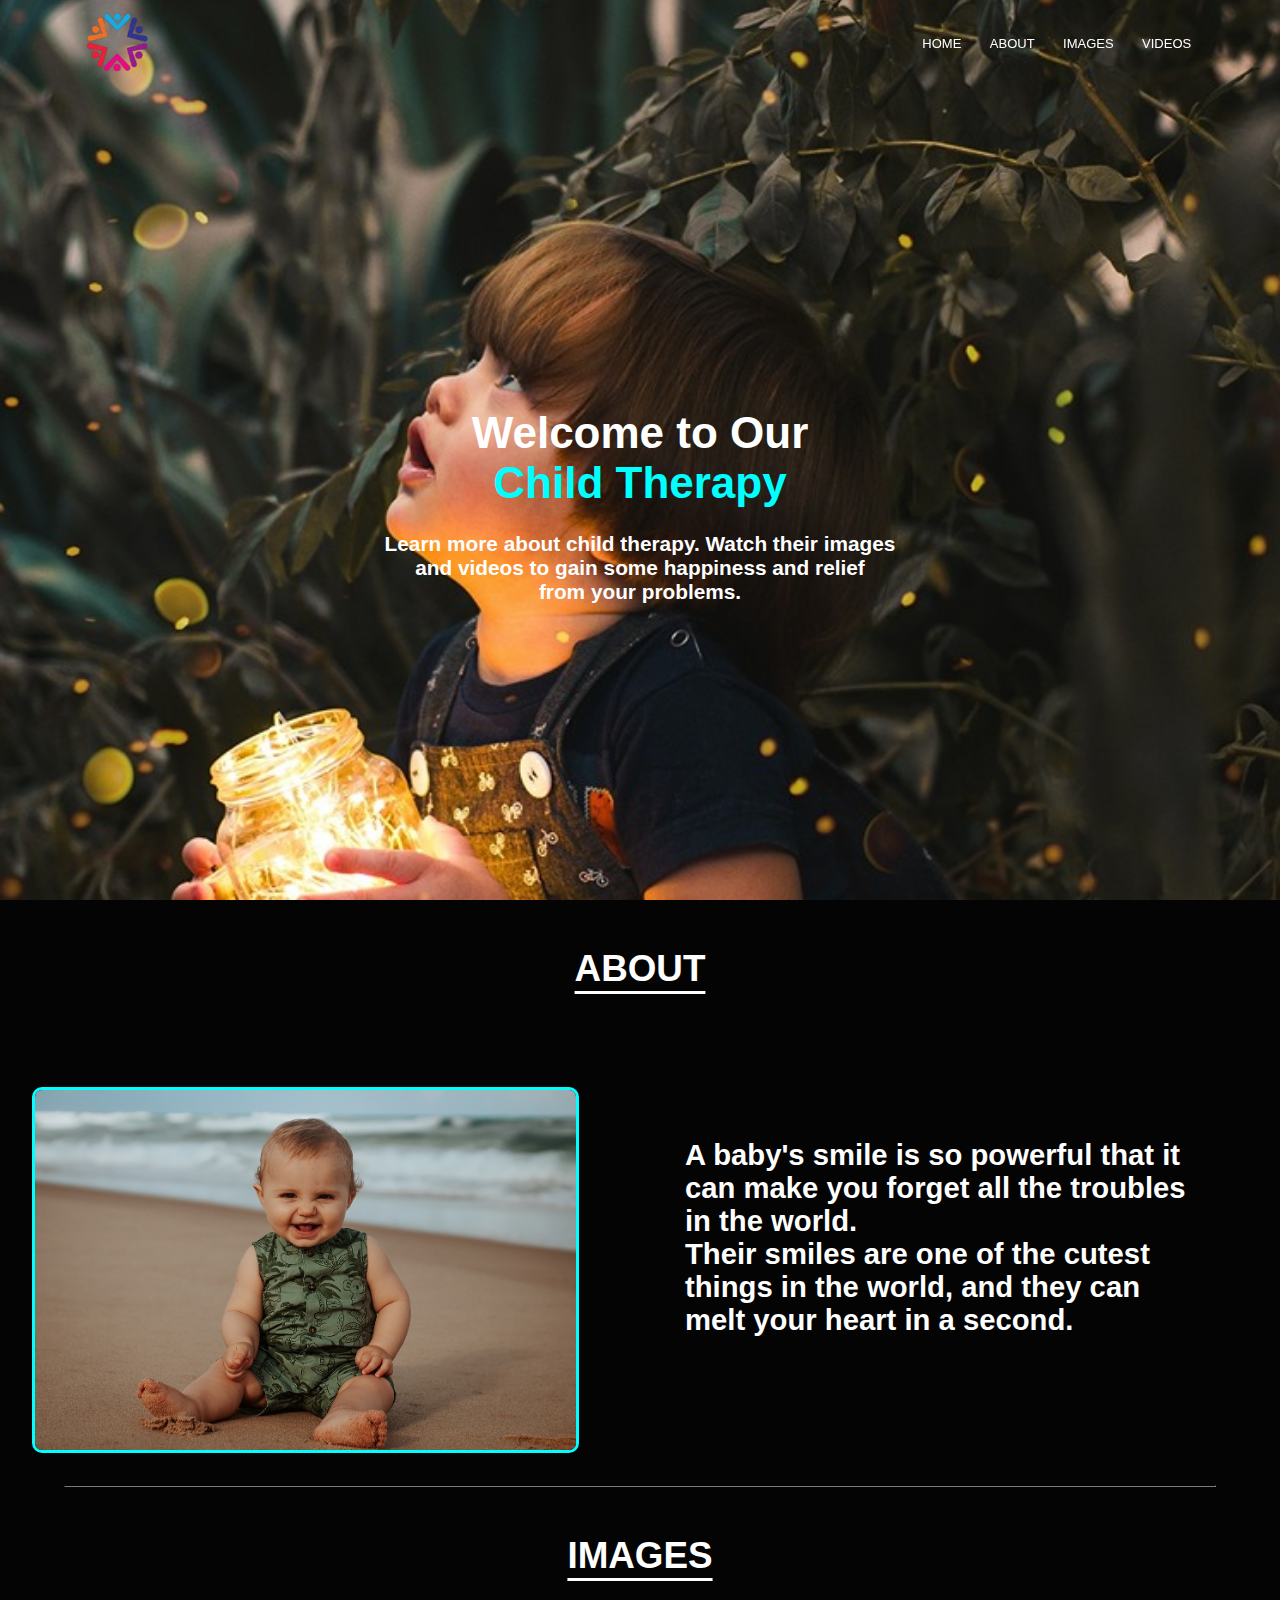
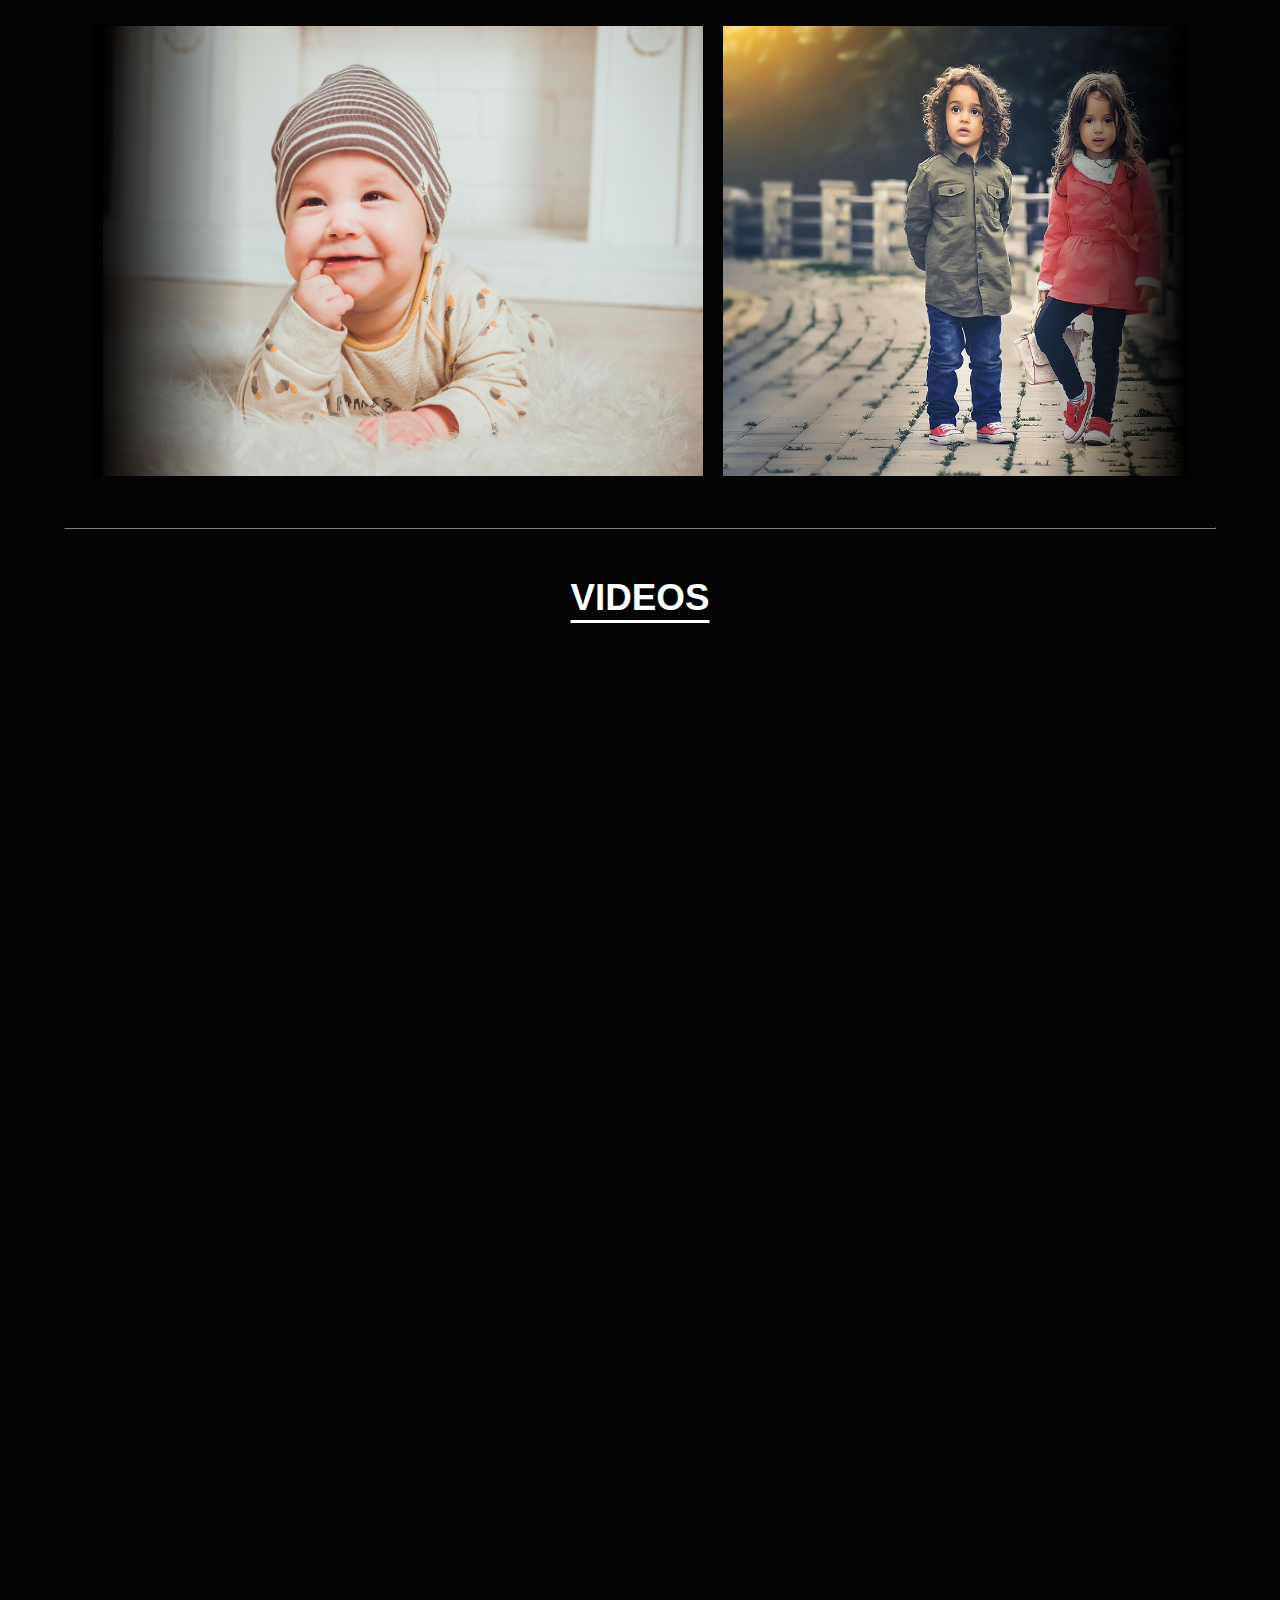
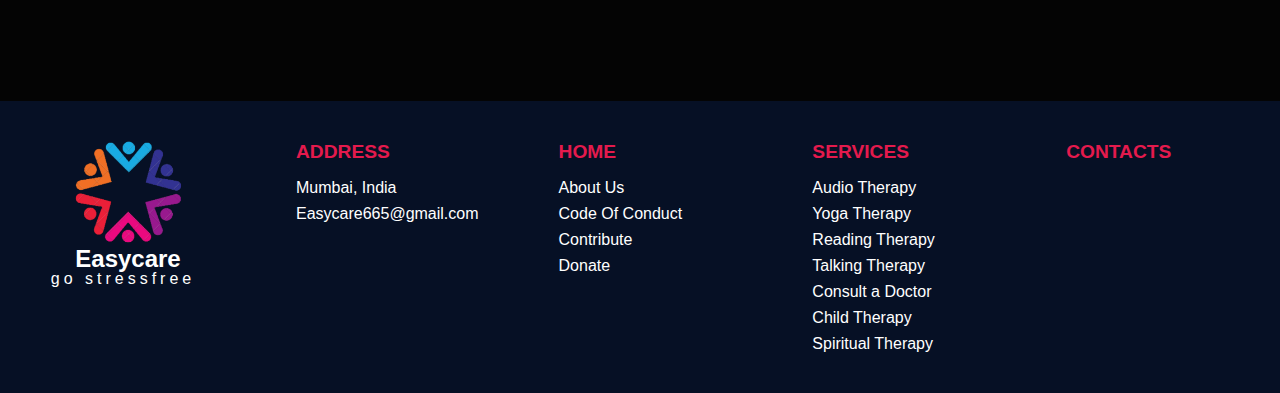
<file: html/childTherapy.html>
<!DOCTYPE html>
<html lang="en">

<head>
  <meta charset="UTF-8" />
  <meta http-equiv="X-UA-Compatible" content="IE=edge" />
  <meta name="viewport" content="width=device-width, initial-scale=1.0" />
  <link rel="icon" href="/images/favicon-enhanced.png" />
  <link rel="preconnect" href="https://fonts.googleapis.com" />
  <link rel="preconnect" href="https://fonts.gstatic.com" crossorigin />
  <link rel="stylesheet" text="text/CSS"
    href="https://cdnjs.cloudflare.com/ajax/libs/font-awesome/6.1.1/css/all.min.css" />
  <link href="https://fonts.googleapis.com/css2?family=Inter:wght@100;400;700&display=swap" rel="stylesheet" />
  <title>Easycare - Child Therapy</title>
  <link rel="stylesheet" href="../css/childTherapy.css" />
</head>

<body>
  <!-- Navbar Section -->
  <nav>
    <a href="../index.html"><img class="audio-logo" src="../logo.png" alt="Logo" /></a>

    <div class="nav-links" id="navLinks">
      <ul>
        <li><a href="../index.html">HOME</a></li>
        <li><a href="#about" class=".smooth-scroll">ABOUT</a></li>
        <li><a href="#images" class=".smooth-scroll">IMAGES </a></li>
        <li><a href="#videos" class=".smooth-scroll">VIDEOS </a></li>
      </ul>
    </div>
    <div class="hamburger" id="ham">
      <svg stroke="currentColor" fill="currentColor" stroke-width="0" viewBox="0 0 1024 1024" height="1em" width="1em"
        xmlns="http://www.w3.org/2000/svg">
        <path
          d="M904 160H120c-4.4 0-8 3.6-8 8v64c0 4.4 3.6 8 8 8h784c4.4 0 8-3.6 8-8v-64c0-4.4-3.6-8-8-8zm0 624H120c-4.4 0-8 3.6-8 8v64c0 4.4 3.6 8 8 8h784c4.4 0 8-3.6 8-8v-64c0-4.4-3.6-8-8-8zm0-312H120c-4.4 0-8 3.6-8 8v64c0 4.4 3.6 8 8 8h784c4.4 0 8-3.6 8-8v-64c0-4.4-3.6-8-8-8z">
        </path>
      </svg>
    </div>

  </nav>

  <!-- Mobile Layout Navbar -->
  <div class="menu" id="menu">
    <ul class="menu-link">
      <li><a href="../index.html">HOME</a></li>
      <li><a class="close" href="#about">ABOUT</a></li>
      <li><a class="close" href="#images">IMAGES </a></li>
      <li><a class="close" href="#videos">VIDEOS </a></li>
    </ul>
  </div>
  <!-- Mobile Layout Navbar Ends Here -->

  <!-- Navbar Section Ends Here -->

  <div class="menu" id="menu">
    <ul class="menu-link">
      <li><a href="../index.html">HOME</a></li>
      <li><a class="close" href="#about">ABOUT</a></li>
      <li><a class="close" href="#images">IMAGES </a></li>
      <li><a class="close" href="#videos">VIDEOS </a></li>
    </ul>
  </div>
  <header>
    <div class="center">
      <h1 id="title">Welcome to Our <br><span class="heading-span">Child Therapy</span></h1>
      <h3 id="subtitle">Learn more about child therapy. Watch their images<br> and videos to gain some happiness and
        relief <br> from your problems.</h3>
    </div>
  </header>
  <section id="about" class="about">
    <h1 class="section-headings">ABOUT</h1>
    <div class="bfit">
      <img src="../images/about-child.jpg" width="700" height="600">
      <div class="btext">
        <div class="baby-text">
          <div class="baby-text">
            <h3>A baby's smile is so powerful that it can make you forget all the troubles </h3>
          </div>
          <div class="baby-text">
            <h3>in the world.</h3>
          </div>
          <div class="baby-text">
            <h3>Their smiles are one of the cutest things in the world, and they can</h3>
          </div>
          <div class="baby-text">
            <h3> melt your heart in a second.</h3>
          </div>
        </div>

      </div>
    </div>
    </div>
  </section>
  <hr />
  <section id="images">
    <h1 class="section-headings">IMAGES</h1>
    <div class="main-scroll-div">
      <div>
        <button class="icon" onclick="scrolll()"> <i class="fas fa-angle-double-left"></i></button>
      </div>
      <div class="cover">
        <div class="scroll-images">
          <div class="child"><img class="child-img" src="../images/slider-8.jpg" alt="image"></div>
          <div class="child"><img class="child-img" src="../images/slider-3.jpg" alt="image"></div>
          <div class="child"><img class="child-img" src="../images/slider-4.jpg" alt="image"></div>
          <div class="child"><img class="child-img" src="../images/slider-5.jpg" alt="image"></div>
          <div class="child"><img class="child-img" src="../images/slider-6.jpg" alt="image"></div>
          <div class="child"><img class="child-img" src="../images/slider-2.jpg" alt="image"></div>
          <div class="child"><img class="child-img" src="../images/slider-7.jpg" alt="image"></div>
          <div class="child"><img class="child-img" src="../images/slider-8.jpg" alt="image"></div>
          <div class="child"><img class="child-img" src="../images/slider-9.jpg" alt="image"></div>
        </div>
      </div>
      <div>
        <button class="icon" onclick="scrollr()"> <i class="fas fa-angle-double-right"></i></button>
      </div>
    </div>

    <br>
  </section>
  <hr />
  <!-- Video Section  -->
  <section id="videos">
    <h1 class="section-headings">VIDEOS</h1>
    <div class="collection">
      <div class="video">
        <iframe width="560" height="315" src="https://www.youtube.com/embed/_NTfTd4HCRo?si=qeEoiQqz7HKqiZ1T" title="YouTube video player" frameborder="0" allow="accelerometer; autoplay; clipboard-write; encrypted-media; gyroscope; picture-in-picture" allowfullscreen></iframe>
      </div>
      <div class="video">
        <iframe width="560" height="315" src="https://www.youtube.com/embed/zs21cKJs87E" title="YouTube video player"
          frameborder="0"
          allow="accelerometer; autoplay; clipboard-write; encrypted-media; gyroscope; picture-in-picture"
          allowfullscreen></iframe>
      </div>
      <div class="video">
        <iframe width="560" height="315" src="https://www.youtube.com/embed/1YBheuHma8I" title="YouTube video player"
          frameborder="0"
          allow="accelerometer; autoplay; clipboard-write; encrypted-media; gyroscope; picture-in-picture"
          allowfullscreen></iframe>
      </div>
      <div class="video">
        <iframe width="560" height="315" src="https://www.youtube.com/embed/L49VXZwfup8" title="YouTube video player"
          frameborder="0"
          allow="accelerometer; autoplay; clipboard-write; encrypted-media; gyroscope; picture-in-picture"
          allowfullscreen></iframe>
      </div>
      <div class="video">
        <iframe width="560" height="315" src="https://www.youtube.com/embed/gB12TV38QBo" title="YouTube video player"
          frameborder="0"
          allow="accelerometer; autoplay; clipboard-write; encrypted-media; gyroscope; picture-in-picture"
          allowfullscreen></iframe>
      </div>
      <div class="video">
        <iframe width="560" height="315" src="https://www.youtube.com/embed/cmCtTFRLaks?si=E0cL60acdnPoVnwi" title="YouTube video player" frameborder="0" allow="accelerometer; autoplay; clipboard-write; encrypted-media; gyroscope; picture-in-picture" allowfullscreen></iframe>
      </div>
    </div>
  </section>


  <!-- footer start -->
  <footer>
    <div class="footer-container">
      <!--logo and info column-->
      <div class="col">
        <!--logo insert-->
        <img src="../logo.png" alt="logo" class="footlogo" />
        <div class="footercontent">
          <h2 class="footerheading">Easycare</h2>
          <p class="footerpara">go stressfree</p>
        </div>
      </div>

      <!--ADDRESS COLUMN-->

      <div class="footer-side-col">
        <div class="col">
          <h3>
            ADDRESS
            <div class="underline"><span></span></div>
          </h3>
          <p>Mumbai, India</p>
          <p class="email-id"><a href="mailto:Easycare665@gmail.com">Easycare665@gmail.com</a></p>
        </div>
        <!--HOME COLUMN-->
        <div class="col">
          <h3>HOME</h3>
          <ul>
            <li><a href="#about">About Us</a></li>
            <li>
              <a href="https://github.com/BeastAP69?tab=repositories/blob/main/CODE_OF_CONDUCT.md">Code Of Conduct</a>
            </li>
            <li>
              <a href="https://github.com/BeastAP69?tab=repositories">Contribute</a>
            </li>
            <li>
              <a href="https://www.buymeacoffee.com/susmitadey">Donate</a>
            </li>
          </ul>
        </div>
        <!--OUR SERVICES COLUMN-->
        <div class="col">
          <h3>
            SERVICES
            <div class="underline"><span></span></div>
          </h3>
          <ul>
            <li>
              <a href="https://Easycare-stress-free.netlify.app/html/audiotherapy">Audio Therapy</a>
            </li>
            <li>
              <a href="https://Easycare-stress-free.netlify.app/html/yogatherapy.html">Yoga Therapy</a>
            </li>
            <li>
              <a href="https://Easycare-stress-free.netlify.app/html/readingtherapy">Reading Therapy</a>
            </li>
            <li>
              <a href="https://Easycare-stress-free.netlify.app/html/talkingtherapy">Talking Therapy</a>
            </li>
            <li>
              <a href="https://www.practo.com/counselling-psychology">Consult a Doctor</a>
            </li>
            <li>
              <a href="https://Easycare-stress-free.netlify.app/html/childTherapy">Child Therapy</a>
            </li>
            <li>
              <a href="https://Easycare-stress-free.netlify.app/html/spiritualTherapy">Spiritual Therapy</a>
            </li>
          </ul>
        </div>
        <!--CONTACTS COLUMN-->
        <div class="col">
          <h3>
            CONTACTS
            <div class="underline"><span></span></div>
          </h3>
          <div class="social-menu">
            <ul>
              <a href="https://twitter.com/home" target="_blank">
                <li id="social-twitter"><i class="fab fa-2x fa-twitter"></i></li>
              </a>
              <a href="https://github.com/BeastAP69?tab=repositories" target="_blank">
                <li id="social-github"><i class="fab fa-2x fa-github"></i></li>
              </a>
              <a href="www.linkedin.com/in/arunilpandey" target="_blank">
                <li id="social-linkedin"><i class="fab fa-2x fa-linkedin-in"></i></li>
              </a>
            </ul>
          </div>
        </div>
      </div>
    </div>
    </div>
  </footer>
  <script src="childTherapy.js"></script>
</body>

</html>
</file>
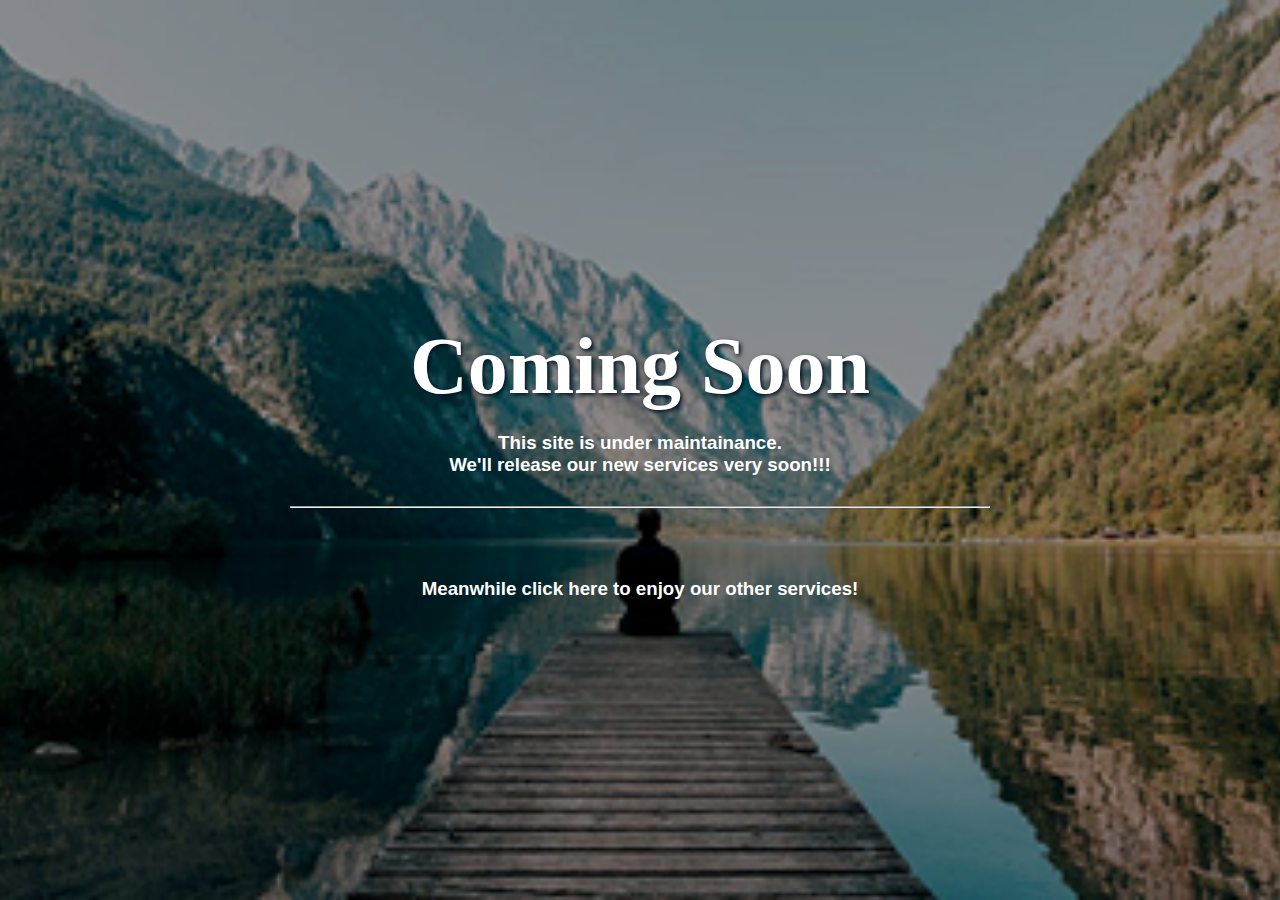
<file: html/comingSoon.html>
<!DOCTYPE html>
<html lang="en">
  <head>
    <meta charset="UTF-8" />
    <meta http-equiv="X-UA-Compatible" content="IE=edge" />
    <meta name="viewport" content="width=device-width, initial-scale=1.0" />
    <link rel ="icon" href="../images/favicon-enhanced.png">
    <link rel="stylesheet" href="../css/styles.css" />
    <link rel="preconnect" href="https://fonts.googleapis.com">
<link rel="preconnect" href="https://fonts.gstatic.com" crossorigin>
<link href="https://fonts.googleapis.com/css2?family=Cedarville+Cursive&family=Dancing+Script&family=Itim&family=Oleo+Script+Swash+Caps&family=Permanent+Marker&display=swap" rel="stylesheet">
    <title>Easycare - Coming Soon</title>
  </head>
  <body>
      <h1>Coming Soon</h1>
      <h3>This site is under maintainance.<br />We'll release our new services very
        soon!!!</h3>
      <hr>
      <p id="launch"></p>
      <h3><a href="https://Easycare-stress-free.netlify.app/#services">Meanwhile click here to enjoy our other services!</a></h3>
  
    </body>
<!--     <script src="../js/comingSoon.js"></script> -->
</html>
</file>
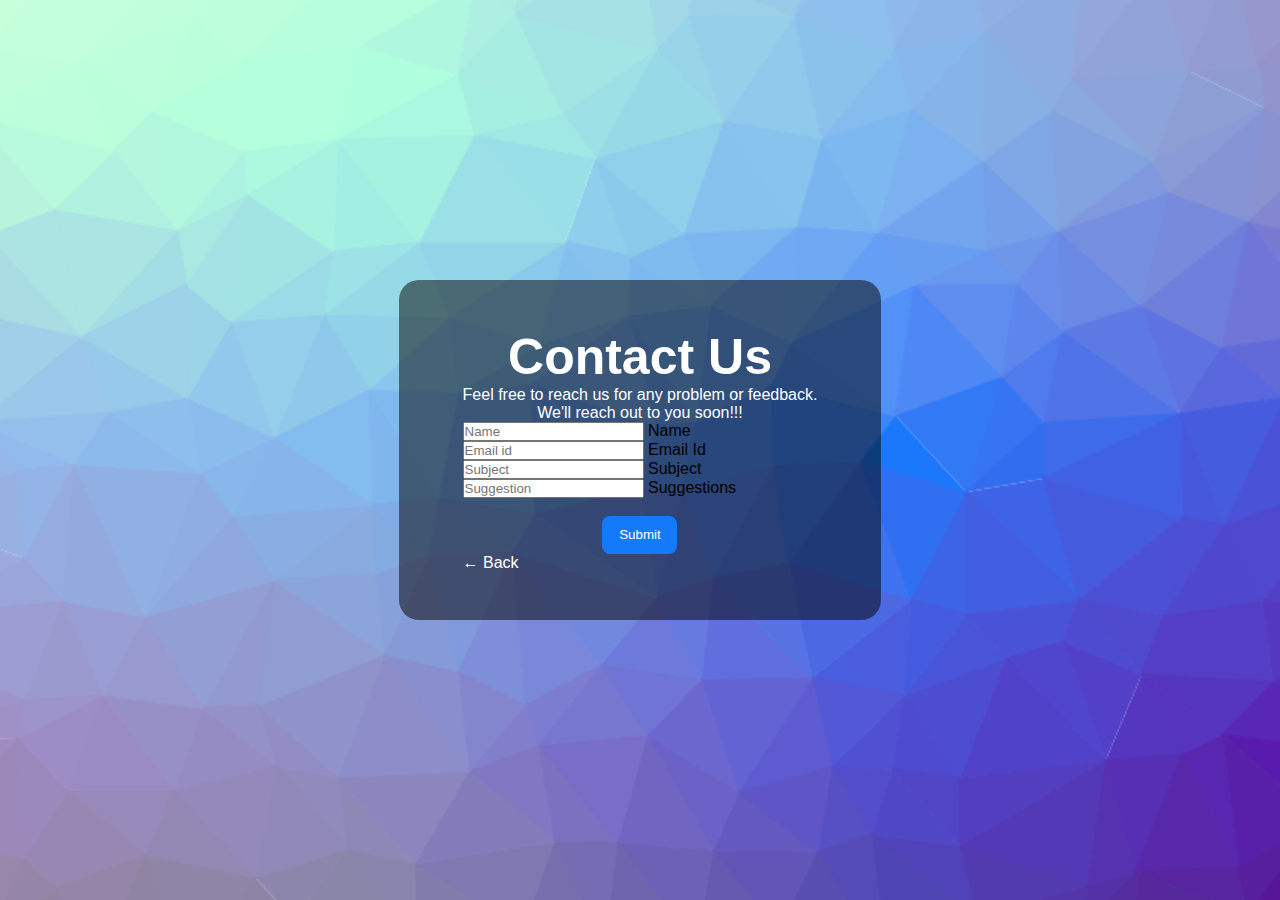
<file: html/contact.html>
<!DOCTYPE html>
<html lang="en">

<head>
    <meta charset="UTF-8" />
    <meta http-equiv="X-UA-Compatible" content="IE=edge" />
    <meta name="viewport" content="width=device-width, initial-scale=1.0" />
    <link rel="icon" href="/images/favicon-enhanced.png">
    <title>Easycare - Contact Us</title>
    <link rel="stylesheet" href="css/contact.css" />
    <link rel="stylesheet" href="https://cdn.jsdelivr.net/npm/bootstrap@5.2.0/dist/css/bootstrap.min.css">
</head>

<body onload="myfunction()">
    <div id="load"></div>
    <!-- Contact Us Section -->
    <section id="contact">
        <div class="form-container">
            <div class="header">
                <h1>Contact Us</h1>
                <p>
                    Feel free to reach us for any problem or feedback.<br />We'll reach
                    out to you soon!!!
                </p>
            </div>

            <form action="https://formspree.io/f/mvoygqdg" method="POST">
                <div class="form-floating mb-3">
                    <input type="text" pattern="^[\S]+\s+[\S]+$" name="name" class="name form-control" id="floatingInput" placeholder="Name" required>
                    <label for="name">Name</label>
                </div>

                <div class="form-floating mb-3">
                    <input type="email" name="email" class="email form-control" id="floatingInput" placeholder="Email id" required>
                    <label for="email">Email Id</label>
                </div>

                <div class="form-floating mb-3">
                    <input type="text" pattern="^[\S\s]+\S" name="subject" class="subject form-control" id="floatingInput" placeholder="Subject" required>
                    <label for="subject">Subject</label>
                </div>

                <div class="form-floating mb-3">
                    <input type="text" name="suggestion" pattern="^[\S\s]+\S" class="suggestion form-control" id="floatingInput" placeholder="Suggestion" required>
                    <label for="suggestion">Suggestions</label>
                </div>

                <a class="atag" href="mailto:Easycare665@gmail.com"><button type="submit" class="btn">Submit</button></a>   
            </form>
            <p><a class="tag" href="../index.html">&#8592; Back</a></p>
        </div>
    </section>
    <script>
        var preloader = document.getElementById('load');
        function myfunction(){
            preloader.style.display='none';
        }
    </script>
</body>

</html>
<script src="https://cdn.jsdelivr.net/npm/bootstrap@5.2.0/dist/js/bootstrap.bundle.min.js"></script>
</file>
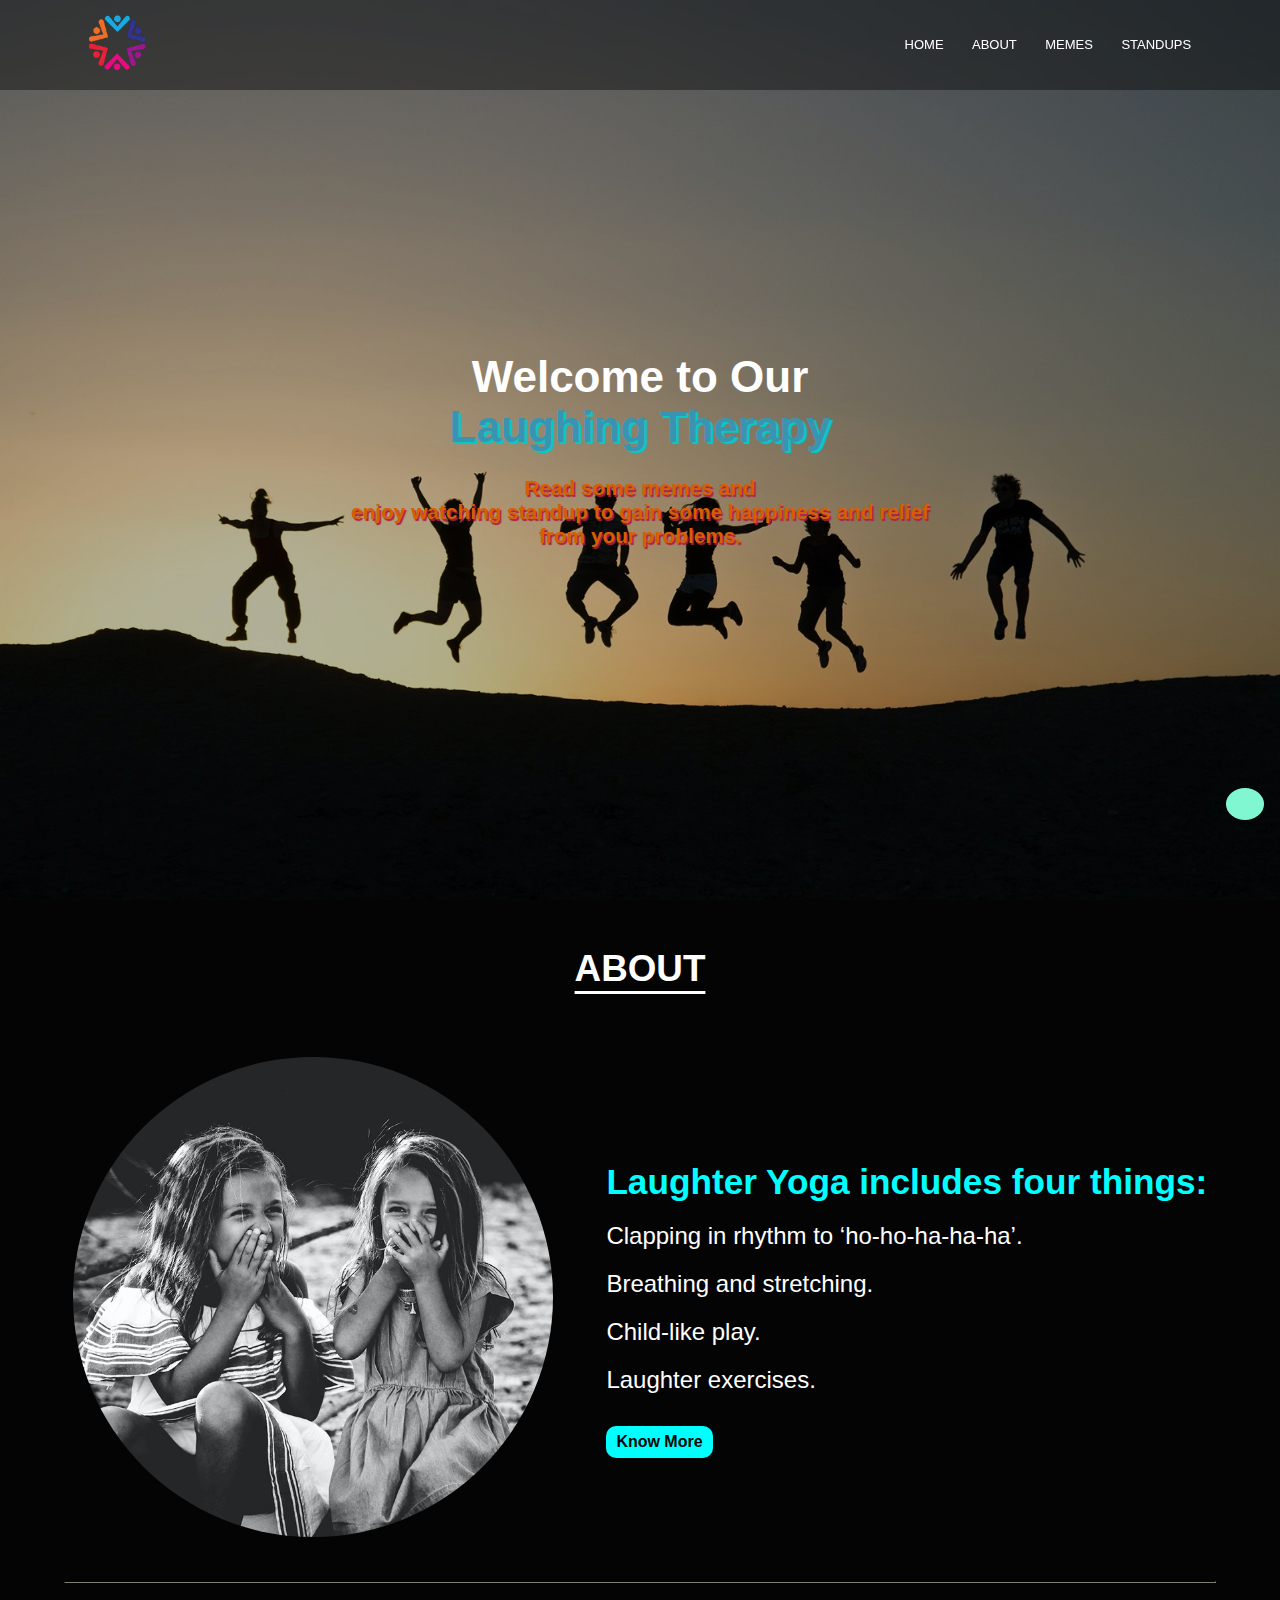
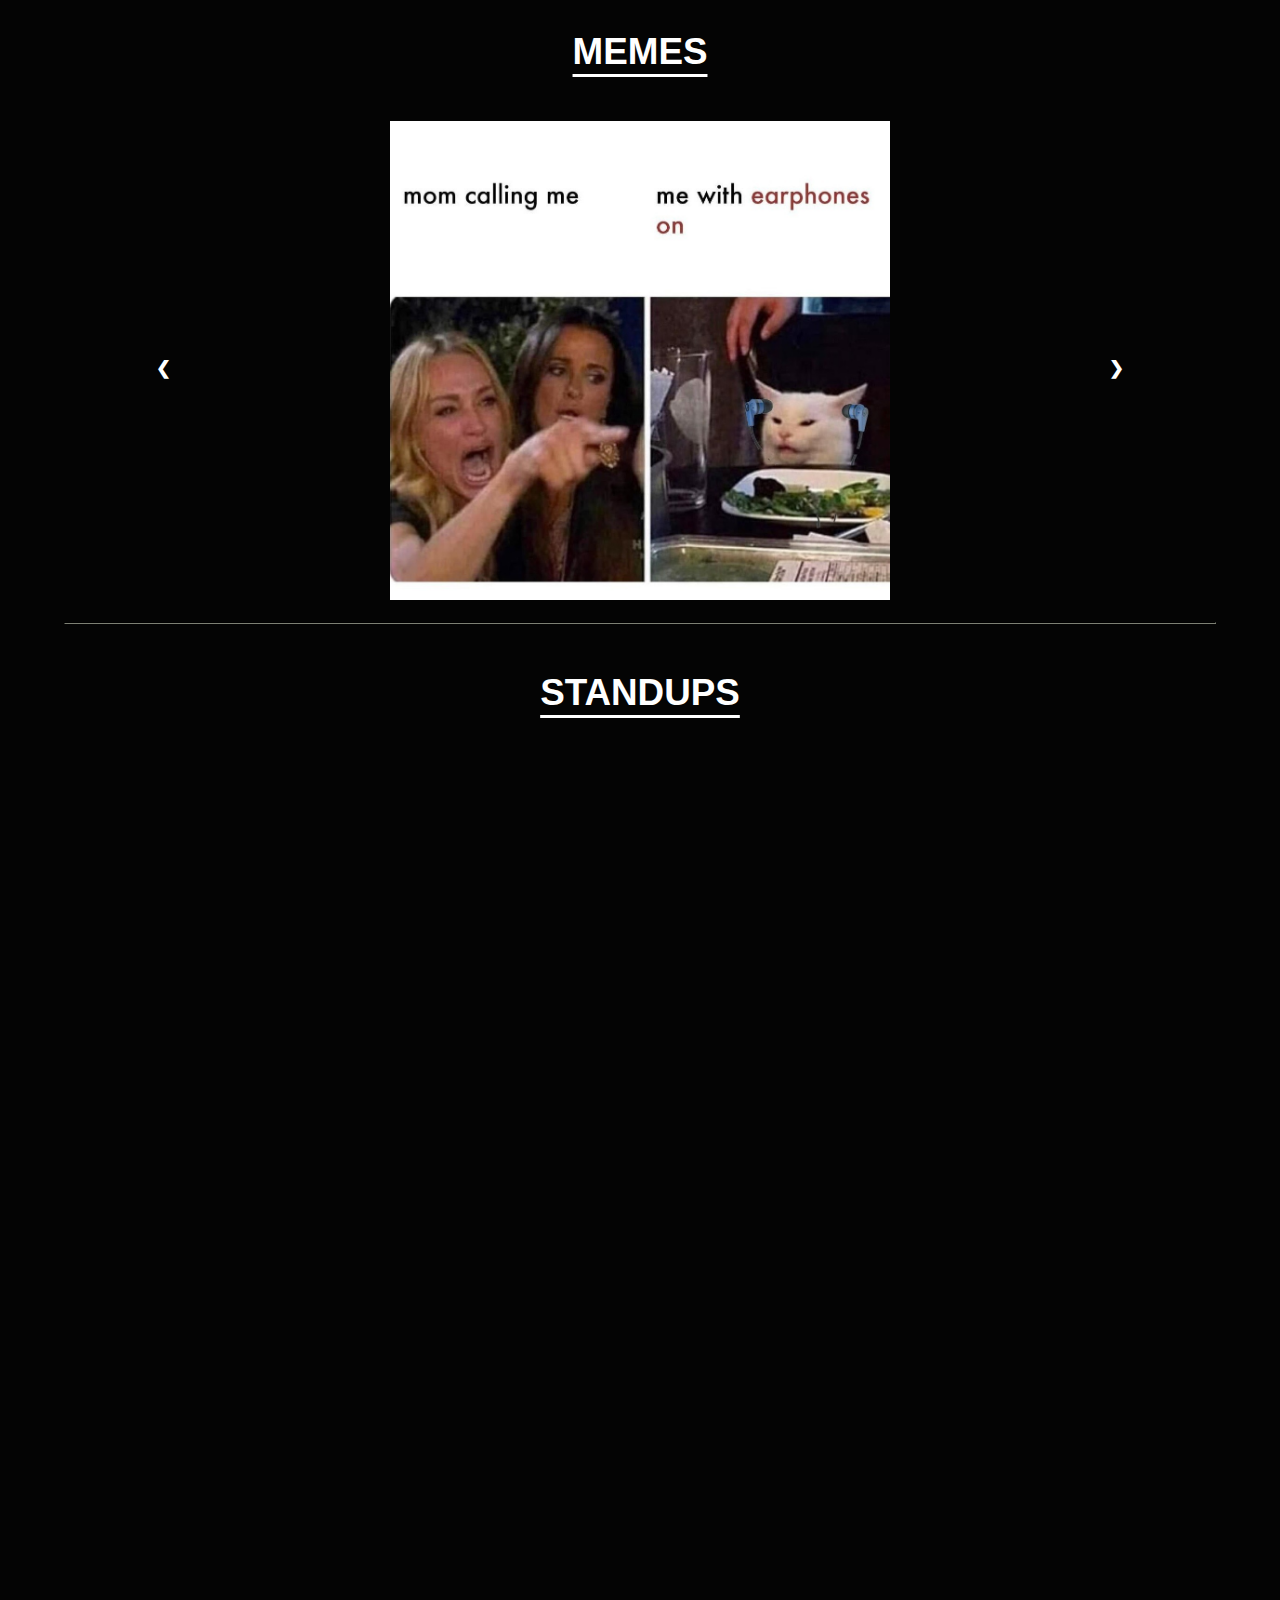
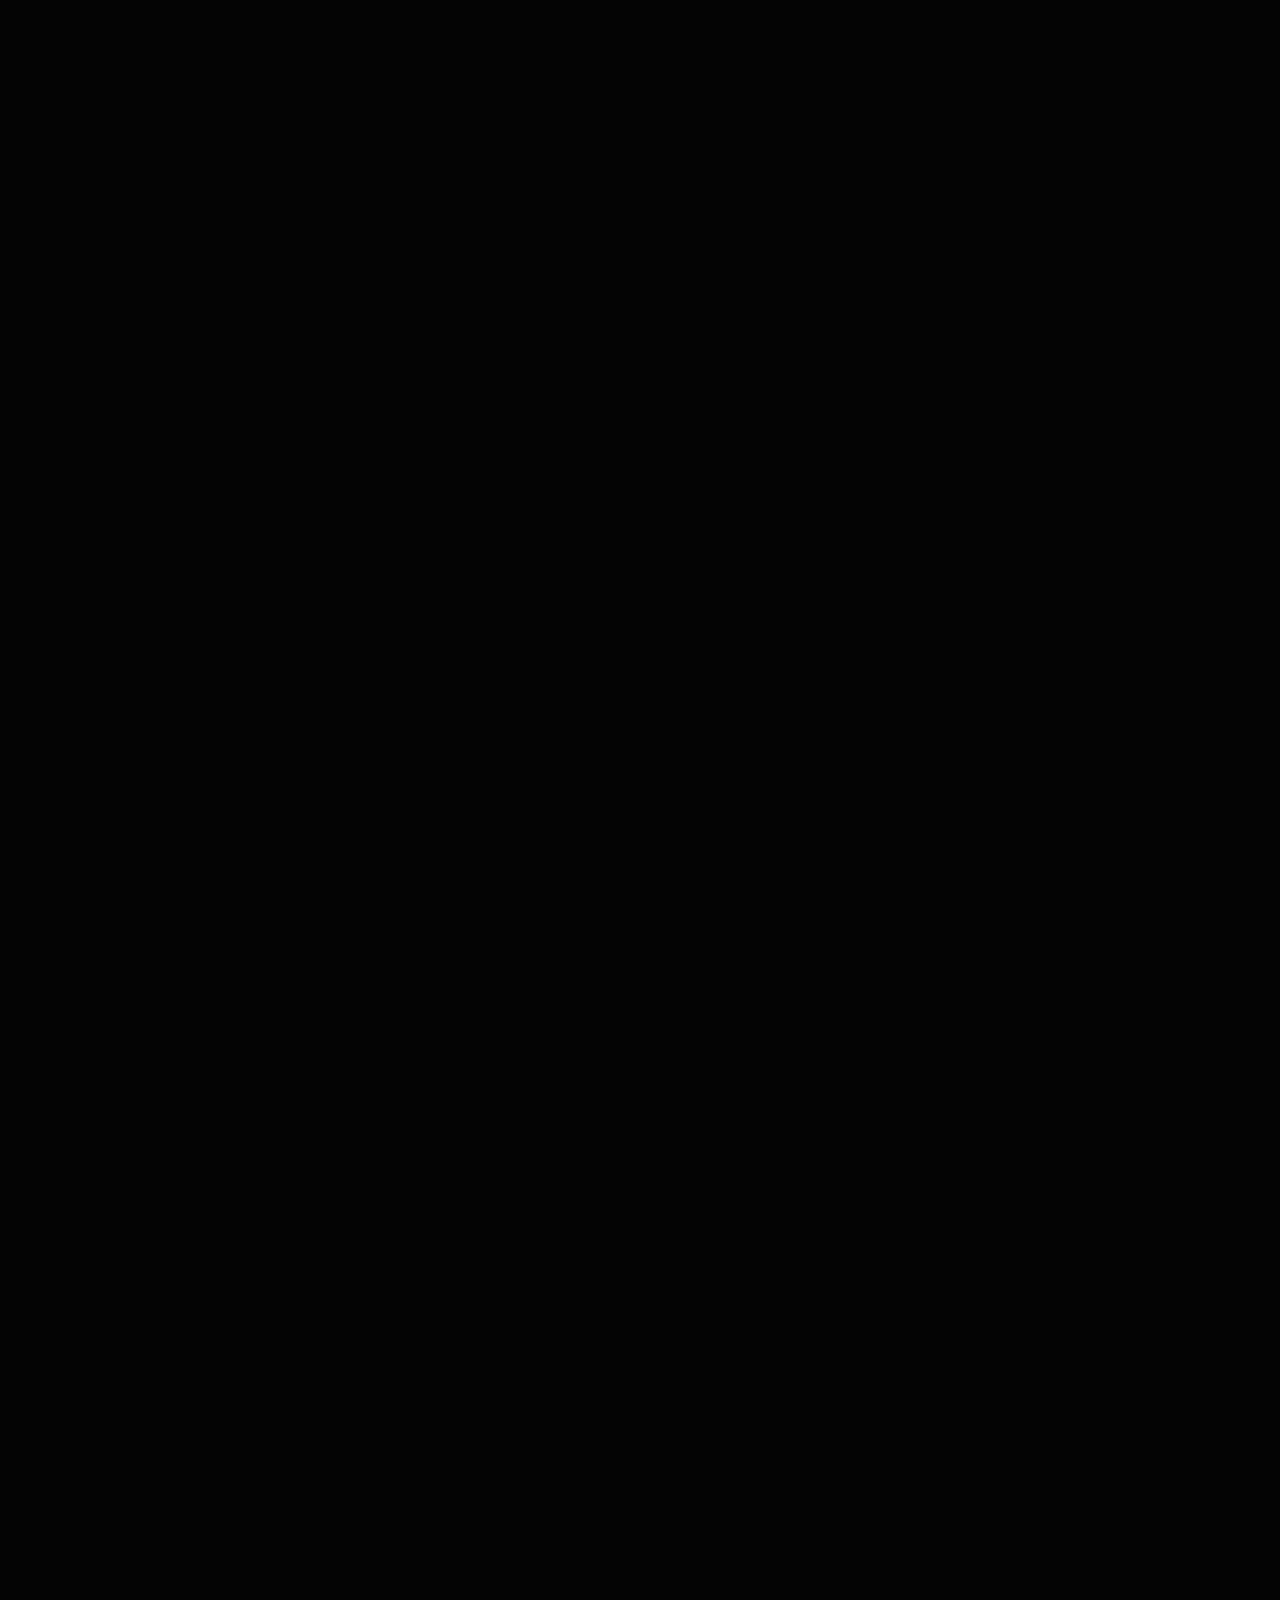
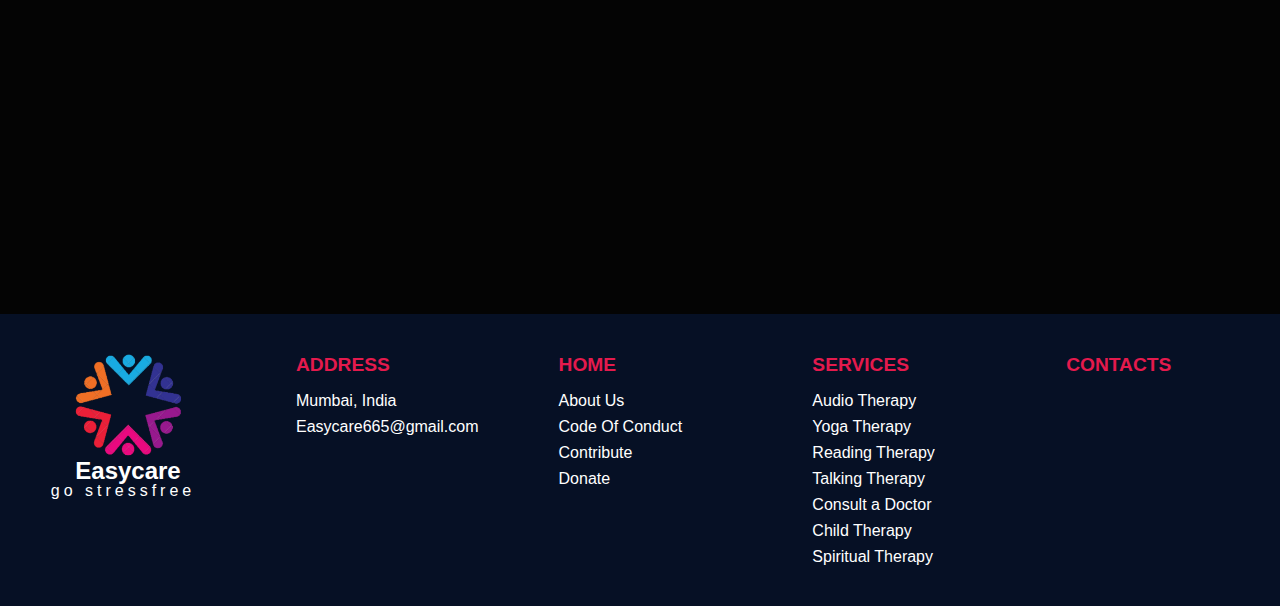
<file: html/laughTherapy.html>
<!DOCTYPE html>
<html lang="en">
  <head>
    <meta charset="UTF-8" />
    <meta http-equiv="X-UA-Compatible" content="IE=edge" />
    <meta name="viewport" content="width=device-width, initial-scale=1.0" />
    <link rel="icon" href="/images/favicon-enhanced.png" />
    <title>Easycare - Laughing Therapy</title>
    <link rel="stylesheet" href="css/laugh.css" />
    <link
      rel="stylesheet"
      text="text/CSS"
      href="https://cdnjs.cloudflare.com/ajax/libs/font-awesome/6.1.1/css/all.min.css"
    />
    <link href="https://unpkg.com/aos@2.3.1/dist/aos.css" rel="stylesheet">
  </head>
  <body onload="myfunction()" id="main">
    <div id="load">
      <div style="background-color: white; height: 25vh; width: 100%; position: relative; top: -70px;"></div>
    </div>
    <div id="back-top-div" class="back-top-wrap">
      <i class="fas fa-arrow-up"></i>
    </div>
    
  
    <nav>
      <a href="../index.html"><img class="audio-logo" src="../logo.png" alt="Logo"/></a>

      <div class="nav-links" id="navLinks">
        <ul>
          <li><a href="../index.html">HOME</a></li>
          <li><a href="#about">ABOUT</a></li>
          <li><a href="#memes">MEMES </a></li>
          <li><a href="#standups">STANDUPS </a></li>
        </ul>
      </div>

      <div class="hamburger" id="ham">
        <svg stroke="currentColor" fill="currentColor" stroke-width="0" viewBox="0 0 1024 1024" height="1em" width="1em" xmlns="http://www.w3.org/2000/svg"><path d="M904 160H120c-4.4 0-8 3.6-8 8v64c0 4.4 3.6 8 8 8h784c4.4 0 8-3.6 8-8v-64c0-4.4-3.6-8-8-8zm0 624H120c-4.4 0-8 3.6-8 8v64c0 4.4 3.6 8 8 8h784c4.4 0 8-3.6 8-8v-64c0-4.4-3.6-8-8-8zm0-312H120c-4.4 0-8 3.6-8 8v64c0 4.4 3.6 8 8 8h784c4.4 0 8-3.6 8-8v-64c0-4.4-3.6-8-8-8z"></path></svg>
      </div>
    </nav>
  
    <div class="menu" id="menu">
      <ul class="menu-link">
        <li><a  href="../index.html">HOME</a></li>
        <li><a onclick="closeMenu()" href="#about">ABOUT</a></li>
        <li><a onclick="closeMenu()" href="#memes">MEMES </a></li>
        <li><a  onclick="closeMenu()" href="#standups">STANDUPS </a></li>
      </ul>
    </div>
    
    <header>
      <div class="filter"></div>
      <div class="center"> 
        <h1  data-aos="fade-down"  id="title">Welcome to Our <br><span class="heading-span">Laughing Therapy</span></h1>
        <h3 data-aos="fade-up-right" data-aos-duration="1500" id="subtitle">Read some memes and <br>enjoy watching standup to gain some happiness and relief <br> from your problems.</h3>
      </div>
    </header>

    <section id="about">
      <h1 data-aos="flip-right" class="section-headings">ABOUT</h1>
      <div class="about-container">
        <div data-aos="fade-up-right" data-aos-duration="5000" class="image">
          <img src="../images/laugh.jpg" alt="">
        </div>
        <div class="about-content">
          <h4 data-aos="fade-up-left" class="one"> Laughter Yoga includes four things:</h4>
          <ol class="about-list">
            <li data-aos="fade-left">Clapping in rhythm to ‘ho-ho-ha-ha-ha’.</li>
            <li data-aos="fade-left">Breathing and stretching.</li>
            <li data-aos="fade-left">Child-like play.</li>
            <li data-aos="fade-left">Laughter exercises.</li>
          </ol>
          <a href="https://www.healthline.com/nutrition/laughing-yoga" target="_blank">Know More</a>
        </div>
      </div>
    </section>
    <hr/>
    <section id="memes">
      <h1  data-aos="zoom-out" class="section-headings">MEMES</h1>
      <div data-aos="flip-up" class="slideshow-container">
        <div class="mySlides fade">
          <img src="../images/meme1.jpg" style="width:50%; margin-left: 25%;">
        </div>
      
        <div data-aos="flip-up" class="mySlides fade">
          <img src="../images/meme2.jpg" style="width:50%; margin-left: 25%;">
        </div>
      
        <div data-aos="flip-up" class="mySlides fade">
          <img src="../images/meme3.jpg" style="width:50%; margin-left: 25%;">
        </div>

        <div data-aos="flip-up" class="mySlides fade">
          <img src="../images/meme4.jpg" style="width:50%; margin-left: 25%;">
        </div>

        <div data-aos="flip-up" class="mySlides fade">
          <img src="../images/meme5.jpg" style="width:50%; margin-left: 25%;">
        </div>

        <div data-aos="flip-up" class="mySlides fade">
          <img src="../images/meme6.jpg" style="width:50% ; margin-left: 25%;">
        </div>
    
        <!-- Next and previous buttons -->
        <a class="prev" onclick="plusSlides(-1)">&#10094;</a>
        <a class="next" onclick="plusSlides(1)">&#10095;</a>
      </div>
      <br>
    </section>
    <hr/>
    <section id="standups">
      <h1 data-aos="zoom-in-up" class="section-headings">STANDUPS</h1>
        <div class="collection">
          <div data-aos="flip-down" class="video">
            <iframe
              width="100%"
              height="330"
              src="https://www.youtube.com/embed/Tqsz6fjvhZM"
              title="YouTube video player"
              frameborder="0"
              allow="accelerometer; autoplay; clipboard-write; encrypted-media; gyroscope; picture-in-picture"
              allowfullscreen>
            </iframe>
          </div>
          <div data-aos="flip-down" class="video">
            <iframe
              width="100%"
              height="330"
              src="https://www.youtube.com/embed/Y2Oj9gllHno?start=16"
              title="YouTube video player"
              frameborder="0"
              allow="accelerometer; autoplay; clipboard-write; encrypted-media; gyroscope; picture-in-picture"
              allowfullscreen>
            </iframe>
          </div>
          <div data-aos="flip-down" class="video">
            <iframe
              width="100%"
              height="330"
              src="https://www.youtube.com/embed/XDlyS4N__3o?start=22"
              title="YouTube video player"
              frameborder="0"
              allow="accelerometer; autoplay; clipboard-write; encrypted-media; gyroscope; picture-in-picture"
              allowfullscreen>
            </iframe>
          </div>
          <div data-aos="flip-down" class="video">
            <iframe
              width="100%"
              height="330"
              src="https://www.youtube.com/embed/z12bz7adLKI"
              title="YouTube video player"
              frameborder="0"
              allow="accelerometer; autoplay; clipboard-write; encrypted-media; gyroscope; picture-in-picture"
              allowfullscreen>
            </iframe>
          </div>
          <div data-aos="flip-down" class="video">
            <iframe
              width="100%"
              height="330"
              src="https://www.youtube.com/embed/pjSxOnCkHIA?si=0KNI6JYCbbjujeFY"
              title="YouTube video player"
              frameborder="0"
              allow="accelerometer; autoplay; clipboard-write; encrypted-media; gyroscope; picture-in-picture"
              allowfullscreen>
            </iframe>
          </div>
          <div data-aos="flip-down" class="video">
            <iframe
              width="100%"
              height="330"
              src="https://www.youtube.com/embed/J38ZBIvLank"
              title="YouTube video player"
              frameborder="0"
              allow="accelerometer; autoplay; clipboard-write; encrypted-media; gyroscope; picture-in-picture"
              allowfullscreen>
            </iframe>
          </div>
          <div data-aos="flip-down" class="video" >
            <iframe
              width="100%"
              height="330"
              src="https://www.youtube.com/embed/dtaJzUbQS7E"
              title="YouTube video player"
              frameborder="0"
              allow="accelerometer; autoplay; clipboard-write; encrypted-media; gyroscope; picture-in-picture"
              allowfullscreen>
            </iframe>
          </div>
          <div data-aos="flip-down" class="video">
            <iframe
              width="100%"
              height="330"
              src="https://www.youtube.com/embed/8PtsKRBgLrA"
              title="YouTube video player"
              frameborder="0"
              allow="accelerometer; autoplay; clipboard-write; encrypted-media; gyroscope; picture-in-picture"
              allowfullscreen>
            </iframe>
          </div>
          <div data-aos="flip-down" class="video">
            <iframe
              width="100%"
              height="330"
              src="https://www.youtube.com/embed/cHLM9L_5gj0"
              title="YouTube video player"
              frameborder="0"
              allow="accelerometer; autoplay; clipboard-write; encrypted-media; gyroscope; picture-in-picture"
              allowfullscreen>
            </iframe>
          </div>
          <div data-aos="flip-down" class="video">
            <iframe
              width="100%"
              height="330"
              src="https://www.youtube.com/embed/injU8xUHoyU"
              title="YouTube video player"
              frameborder="0"
              allow="accelerometer; autoplay; clipboard-write; encrypted-media; gyroscope; picture-in-picture"
              allowfullscreen>
            </iframe>
          </div>
          <div data-aos="flip-down" class="video">
            <iframe 
              width="100%"
              height="330" 
              src="https://www.youtube.com/embed/KKnhgkmV7k8" 
              title="YouTube video player" 
              frameborder="0" 
              allow="accelerometer; autoplay; clipboard-write; encrypted-media; gyroscope; picture-in-picture" 
              allowfullscreen>
            </iframe>
          </div>
          <div data-aos="flip-down" class="video">
            <iframe 
              width="100%" 
              height="330" 
              src="https://www.youtube.com/embed/_9x9zagDbks" 
              title="YouTube video player" 
              frameborder="0" 
              allow="accelerometer; autoplay; clipboard-write; encrypted-media; gyroscope; picture-in-picture" 
              allowfullscreen>
            </iframe>
          </div>
          <div data-aos="flip-down" class="video">
            <iframe 
              width="100%" 
              height="330" 
              src="https://www.youtube.com/embed/L9pA6sZZjeY"
              title="YouTube video player"
              frameborder="0" 
              allow="accelerometer; autoplay; clipboard-write; encrypted-media; gyroscope; picture-in-picture" 
              allowfullscreen>
            </iframe>
          </div>
          <div data-aos="flip-down" class="video">
            <iframe 
              width="100%" 
              height="330"
              src="https://www.youtube.com/embed/MLOp3iQFlXY" 
              title="YouTube video player" 
              frameborder="0" 
              allow="accelerometer; autoplay; clipboard-write; encrypted-media; gyroscope; picture-in-picture" 
              allowfullscreen>
            </iframe>
          </div>
          <div data-aos="flip-down" class="video">
            <iframe 
              width="100%"
              height="330" 
              src="https://www.youtube.com/embed/AhacYw9dkyE" 
              title="YouTube video player" 
              frameborder="0" 
              allow="accelerometer; autoplay; clipboard-write; encrypted-media; gyroscope; picture-in-picture" 
              allowfullscreen>
            </iframe>
          </div>
          <div data-aos="flip-down" class="video">
            <iframe 
              width="100%"
              height="330" 
              src="https://www.youtube.com/embed/qkxuFKqJXWY" 
              title="YouTube video player"
              frameborder="0" 
              allow="accelerometer; autoplay; clipboard-write; encrypted-media; gyroscope; picture-in-picture" 
              allowfullscreen>
            </iframe>
          </div>
        </div>
    </section>

    <!-- footer start -->
    <footer>
      <div class="footer-container">
        <!--logo and info column-->
        <div class="col">
          <!--logo insert-->
          <img src="../logo.png" alt="logo" class="footlogo" />
          <div class="footercontent">
            <h2 class="footerheading">Easycare</h2>
            <p class="footerpara">go stressfree</p>
          </div>
        </div>

        <!--ADDRESS COLUMN-->

        <div class="footer-side-col">
          <div class="col">
            <h3>
              ADDRESS
              <div class="underline"><span></span></div>
            </h3>
            <p>Mumbai, India</p>
            <p class="email-id">
              <a href="mailto:Easycare665@gmail.com">Easycare665@gmail.com</a>
            </p>
          </div>

          <!--HOME COLUMN-->

          <div class="col">
            <h3>HOME</h3>
            <ul>
              <li><a href="#about">About Us</a></li>
              <li><a href="https://github.com/BeastAP69?tab=repositories/blob/main/CODE_OF_CONDUCT.md">Code Of Conduct</a></li>
              <li><a href="https://github.com/BeastAP69?tab=repositories">Contribute</a></li>
              <li><a href="https://www.buymeacoffee.com/susmitadey">Donate</a></li>
            </ul>
          </div>

          <!--OUR SERVICES COLUMN-->

          <div class="col">
            <h3>SERVICES<div class="underline"><span></span></div></h3>
            <ul>
              <li>
                <a href="https://Easycare-stress-free.netlify.app/html/audiotherapy">Audio Therapy</a>
              </li>
              <li>
                <a href="https://Easycare-stress-free.netlify.app/html/yogatherapy.html">Yoga Therapy</a>
              </li>
              <li>
                <a href="https://Easycare-stress-free.netlify.app/html/readingtherapy">Reading Therapy</a>
              </li>
              <li>
                <a href="https://Easycare-stress-free.netlify.app/html/talkingtherapy">Talking Therapy</a>
              </li>
              <li>
                <a href="https://www.practo.com/counselling-psychology">Consult a Doctor</a>
              </li>
              <li>
                <a href="https://Easycare-stress-free.netlify.app/html/childTherapy"
                  >Child Therapy</a
                >
              </li>
              <li>
                <a href="https://Easycare-stress-free.netlify.app/html/spiritualTherapy"
                  >Spiritual Therapy</a
                >
              </li>
            </ul>
          </div>

          <!--CONTACTS COLUMN-->

          <div class="col">
            <h3>CONTACTS<div class="underline"><span></span></div></h3>
            <div class="social-menu">
              <ul>
                <a href="https://twitter.com/home" target="_blank">
                  <li id="social-twitter"><i class="fab fa-2x fa-twitter"></i></li>
                </a>
                <a href="https://github.com/BeastAP69?tab=repositories" target="_blank">
                  <li id="social-github"><i class="fab fa-2x fa-github"></i></li>
                </a>
                <a href="www.linkedin.com/in/arunilpandey" target="_blank">
                  <li id="social-linkedin"><i class="fab fa-2x fa-linkedin-in"></i></li>
                </a>
              </ul>
            </div>
          </div>
        </div>
      </div>
    </footer>

    <script>
    const ham = document.getElementById("ham");
    const menu = document.getElementById("menu");
    const close = document.querySelectorAll('.close');
    const closeMenu = () => {
      if (menu.classList.contains("open")) {
        menu.classList.remove("open");
        
        console.log("open");
      }
      ham.innerHTML = '<svg stroke="currentColor" fill="currentColor" stroke-width="0" viewBox="0 0 1024 1024" height="1em" width="1em" xmlns="http://www.w3.org/2000/svg"><path d="M904 160H120c-4.4 0-8 3.6-8 8v64c0 4.4 3.6 8 8 8h784c4.4 0 8-3.6 8-8v-64c0-4.4-3.6-8-8-8zm0 624H120c-4.4 0-8 3.6-8 8v64c0 4.4 3.6 8 8 8h784c4.4 0 8-3.6 8-8v-64c0-4.4-3.6-8-8-8zm0-312H120c-4.4 0-8 3.6-8 8v64c0 4.4 3.6 8 8 8h784c4.4 0 8-3.6 8-8v-64c0-4.4-3.6-8-8-8z"></path></svg>'
    }

    const toggleMenu = () => {
      if (menu.classList.contains("open")) {
        menu.classList.remove("open");
        ham.innerHTML = '<svg stroke="currentColor" fill="currentColor" stroke-width="0" viewBox="0 0 1024 1024" height="1em" width="1em" xmlns="http://www.w3.org/2000/svg"><path d="M904 160H120c-4.4 0-8 3.6-8 8v64c0 4.4 3.6 8 8 8h784c4.4 0 8-3.6 8-8v-64c0-4.4-3.6-8-8-8zm0 624H120c-4.4 0-8 3.6-8 8v64c0 4.4 3.6 8 8 8h784c4.4 0 8-3.6 8-8v-64c0-4.4-3.6-8-8-8zm0-312H120c-4.4 0-8 3.6-8 8v64c0 4.4 3.6 8 8 8h784c4.4 0 8-3.6 8-8v-64c0-4.4-3.6-8-8-8z"></path></svg>'
        console.log("open");
      } else {
        menu.classList.add("open");
        ham.innerHTML = '<svg stroke="currentColor" fill="currentColor" stroke-width="0" viewBox="0 0 1024 1024" height="1em" width="1em" xmlns="http://www.w3.org/2000/svg"><path d="M563.8 512l262.5-312.9c4.4-5.2.7-13.1-6.1-13.1h-79.8c-4.7 0-9.2 2.1-12.3 5.7L511.6 449.8 295.1 191.7c-3-3.6-7.5-5.7-12.3-5.7H203c-6.8 0-10.5 7.9-6.1 13.1L459.4 512 196.9 824.9A7.95 7.95 0 0 0 203 838h79.8c4.7 0 9.2-2.1 12.3-5.7l216.5-258.1 216.5 258.1c3 3.6 7.5 5.7 12.3 5.7h79.8c6.8 0 10.5-7.9 6.1-13.1L563.8 512z"></path></svg>'
        console.log("close");
      }
    };
    ham.addEventListener("click", toggleMenu);
    close.forEach(ele => {
      ele.addEventListener("click", closeMenu);
    }
    )
    ham.addEventListener("click", toggleMenu);
    let slideIndex = 1;
    showSlides(slideIndex);
    function plusSlides(n) {
      showSlides(slideIndex += n);
    }
    function currentSlide(n) {
      showSlides(slideIndex = n);
    }

    function showSlides(n) {
      let i;
      let slides = document.getElementsByClassName("mySlides");
      let dots = document.getElementsByClassName("dot");
      if (n > slides.length) {slideIndex = 1}
      if (n < 1) {slideIndex = slides.length}
      for (i = 0; i < slides.length; i++) {
        slides[i].style.display = "none";
      }
      for (i = 0; i < dots.length; i++) {
        dots[i].className = dots[i].className.replace(" active", "");
      }
      slides[slideIndex-1].style.display = "block";
      dots[slideIndex-1].className += " active";
    }
    </script>
    <script>
      var preloader = document.getElementById('load');
      var scroll = document.getElementById('main');
      function myfunction(){
          preloader.style.display='none';
          scroll.style.overflow='scroll';
      }
      const backTopElement = document.getElementById("back-top-div");
      const minScolledAmountToBackTop = 800;

      window.addEventListener("scroll", () => {
        if (window.scrollY < minScolledAmountToBackTop) {
          backTopElement.classList.add("hidden");
        } else {
          backTopElement.classList.remove("hidden");
        }
      });

      const backTop = () => {
        window.scrollTo(0, 0);
      };

      backTopElement.addEventListener("click", backTop);
      ham.addEventListener("click", toggleMenu);
  </script>
   <script src="https://unpkg.com/aos@2.3.1/dist/aos.js"></script>
   <script>
     AOS.init();
   </script>    
  </body>
</html>
</file>
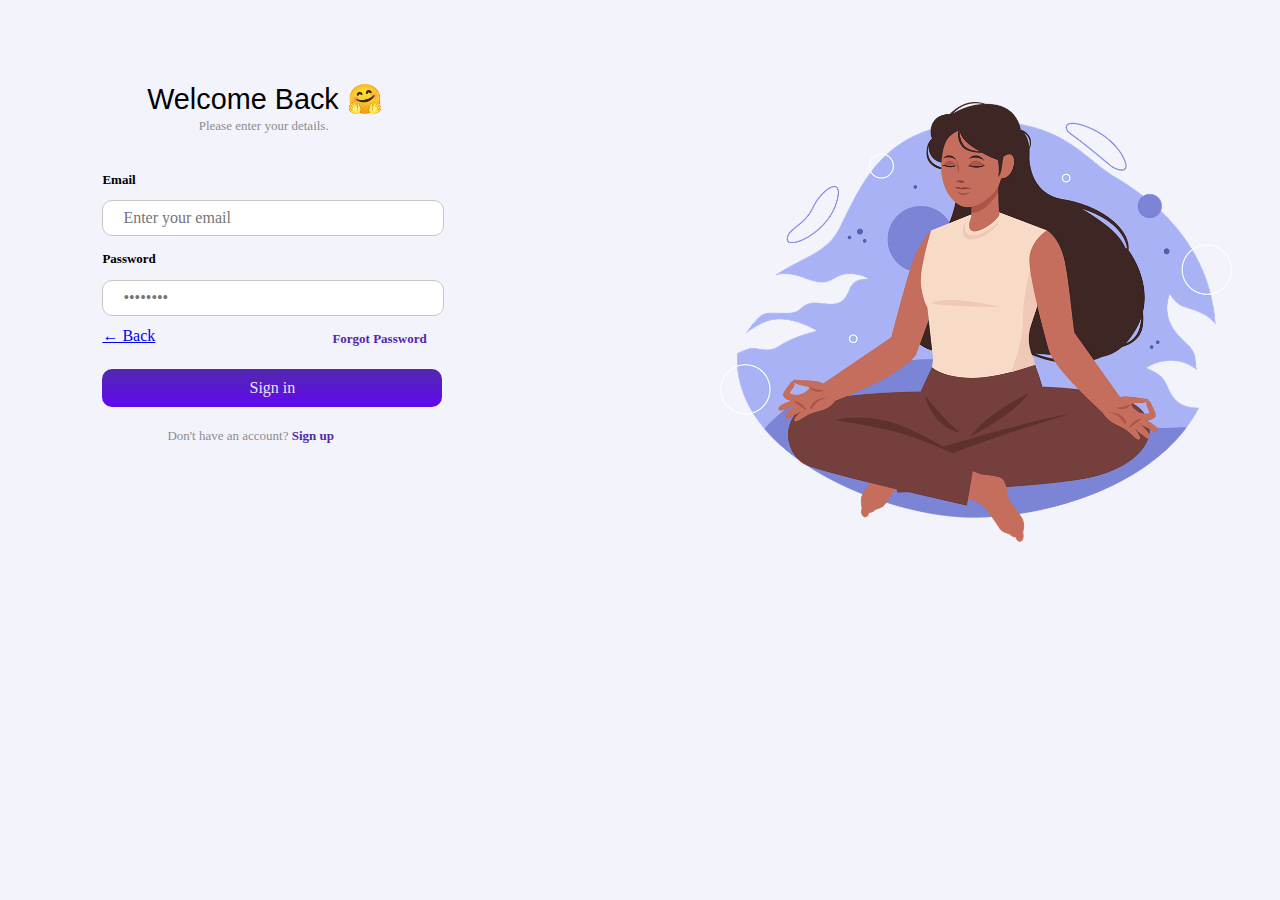
<file: html/login.html>
<!DOCTYPE html>
<html lang="en">
<head>
  <meta charset="UTF-8" />
  <meta http-equiv="X-UA-Compatible" content="IE edge" />
  <meta name="viewport" content="width=device-width, initial-scale=1.0" />
  <link rel="icon" href="/images/favicon-enhanced.png" />
  <link rel="stylesheet" href="css/login.css" />
  <link rel="stylesheet" href="https://cdnjs.cloudflare.com/ajax/libs/font-awesome/5.13.0/css/all.min.css" />
<script type = "module" src="../js/register.js" defer></script>
  <style>
    /* Custom CSS for alert messages */
    .alert {
      display: none;
      position: fixed;
      top: 10%;
      left: 50%;
      transform: translate(-50%, -50%);
      padding: 20px;
      background-color: #4caf50;
      color: white;
      text-align: center;
      border-radius: 6px;
      box-shadow: 0px 0px 10px 0px #262626;
      opacity: 0.8;
      transition: all 0.3s ease-in-out;
      z-index: 1;
    }

    #emptyFieldsAlert {
      background-color: red;
    }
    
    input[type="password"]::-webkit-credentials-auto-fill-button,
    input[type="password"]::-webkit-contacts-auto-fill-button,
    input[type="password"]::-ms-reveal {
        display: none;
      }
  </style>
  <title>Sukoon - Login</title>
</head>
  <body onload="myfunction()">
    <div id="load">
      <div
        style="
          background-color: white;
          height: 25vh;
          width: 100%;
          position: relative;
          top: -70px;
        "></div>
  </div>

  <div class="alert" id="emptyFieldsAlert" style="display: none">
    Please fill in all fields!
  </div>
  <img src="../images/signupill.png" alt="" />
  <div class="login">
    <div class="welcome">
      <h1 class="titletext">Welcome Back &#x1F917</h1>
      <span>Please enter your details.</span>
    </div>
    <div class="inputs">
      <span>Email<br /></span>
      <input class="inputbox" placeholder="Enter your email" id="email" /><br />
      <span>Password<br /></span>
      <input type="password" class="inputbox" placeholder="••••••••" id="password" />
      <i class="fas fa-eye-slash" id="toggleLoginPassword" style="margin-left: -30px; cursor: pointer;"></i>
    </div>
    <div class="forgotpass">
      <span>Forgot Password</span>
    </div>
    <p class="back"><a class="tag" href="../index.html">&#8592; Back</a></p>
    <div class="button">
      <input type="button" class="signin" value="Sign in" id="loginButton"/>
    
    </div>
    <div class="signupline">
      <span>Don't have an account?</span>
      <span class="signupbutton"> Sign up</span>
    </div>
  </div>
  <div class="register">
    <div class="welcome">
      <h1 class="titletext">Create an account</h1>
      <span>Let's get started.</span>
    </div>
    <div class="inputs">
      <span>Username<br /></span>
      <input class="inputbox" placeholder="Enter your username" id="signupUsername" /><br />
      <span>Email<br /></span>
      <input class="inputbox" placeholder="Enter your email" id="email" /><br />
      <span>Password<br /></span>
      <input type="password" class="inputbox" placeholder="••••••••" id="password" />
      <i class="fas fa-eye-slash" id="toggleSignupPassword" style="margin-left: -30px; cursor: pointer;"></i>
    </div>
    <p class="back-1"><a class="tag1" href="../index.html">&#8592; Back</a></p>
    <div class="button">
      <input type="button" class="signin" value="Sign up" id="signupButton" />
    </div>
    <div class="signupline">
      <span>Already have an account?</span>
      <span class="signinbutton"> Sign in</span>
    </div>
  </div>

  <!-- Alert messages -->
  <div class="alert" id="loginAlert">Sign in successful!</div>
  <div class="alert" id="signupAlert">Sign up successful!</div>

  <script>
    const signin_btn = document.querySelector(".signinbutton");
    const signup_btn = document.querySelector(".signupbutton");
    const register = document.querySelector(".register");
    const login = document.querySelector(".login");
    signup_btn.addEventListener("click", () => {
      register.style.display = "block";
      login.style.display = "none";
    });
    signin_btn.addEventListener("click", () => {
      register.style.display = "none";
      login.style.display = "block";
    });
    loginButton.addEventListener("click", () => {
      const emailInput = document.getElementById("loginEmail");
      const passwordInput = document.getElementById("loginPassword");
      const loginAlert = document.getElementById("loginAlert");
      if (emailInput.value.trim() === "" || passwordInput.value.trim() === "") {
        const emptyFieldsAlert = document.getElementById("emptyFieldsAlert");
        emptyFieldsAlert.style.display = "block";
        setTimeout(() => {
          emptyFieldsAlert.style.display = "none";
        }, 3000);
      } else {
        emailInput.value = ""; // Clear email input
        passwordInput.value = ""; // Clear password input

        loginAlert.style.display = "block";
        setTimeout(() => {
          loginAlert.style.display = "none";
        }, 3000);
      }
    });

    signupButton.addEventListener("click", () => {
      const usernameInput = document.getElementById("signupUsername");
      const emailInput = document.getElementById("signupEmail");
      const passwordInput = document.getElementById("signupPassword");
      const signupAlert = document.getElementById("signupAlert");

      if (
        usernameInput.value.trim() === "" ||
        emailInput.value.trim() === "" ||
        passwordInput.value.trim() === ""
      ) {
        const emptyFieldsAlert = document.getElementById("emptyFieldsAlert");
        emptyFieldsAlert.style.display = "block";
        setTimeout(() => {
          emptyFieldsAlert.style.display = "none";
        }, 3000);
      } else {
        usernameInput.value = ""; // Clear username input
        emailInput.value = ""; // Clear email input
        passwordInput.value = ""; // Clear password input

        signupAlert.style.display = "block";
        setTimeout(() => {
          signupAlert.style.display = "none";
        }, 3000);
      }
    });

  </script>
  <script>
    const preloader = document.getElementById("load");
    function myfunction() {
      preloader.style.display = "none";
    }
    const toggleLoginPassword = document.querySelector("#toggleLoginPassword");
    const loginPassword = document.getElementById("loginPassword");

    toggleLoginPassword.addEventListener("click", function (e) {

      if(loginPassword.type == "text"){
        loginPassword.type = "password";
        toggleLoginPassword.className = "fas fa-eye-slash";
      }
      else if(loginPassword.type == "password"){
        loginPassword.type = "text";
        toggleLoginPassword.className = "fas fa-eye";
      }
    });

    const toggleSignupPassword = document.querySelector("#toggleSignupPassword");
    const signupPassword = document.getElementById("signupPassword");

    toggleSignupPassword.addEventListener("click", function (e) {

      if(signupPassword.type == "text"){
        signupPassword.type = "password";
        toggleSignupPassword.className = "fas fa-eye-slash";
      }
      else if(signupPassword.type == "password"){
        signupPassword.type = "text";
        toggleSignupPassword.className = "fas fa-eye";
      }
    });
    
  </script>
  <script type="module">
    // Import the functions you need from the SDKs you need
    import { initializeApp } from "https://www.gstatic.com/firebasejs/10.11.0/firebase-app.js";
    // TODO: Add SDKs for Firebase products that you want to use
    // https://firebase.google.com/docs/web/setup#available-libraries
  
    // Your web app's Firebase configuration
    const firebaseConfig = {
      apiKey: "AIzaSyARqNLmmOTAk9oHNB_R06YhuzvmHg6XQA8",
      authDomain: "login-4bf38.firebaseapp.com",
      projectId: "login-4bf38",
      storageBucket: "login-4bf38.appspot.com",
      messagingSenderId: "69121356635",
      appId: "1:69121356635:web:ec1bd1a4e6d1a7ba19207e"
    };
  
    // Initialize Firebase
    const app = initializeApp(firebaseConfig);
  </script>

</body>
</html>
</file>
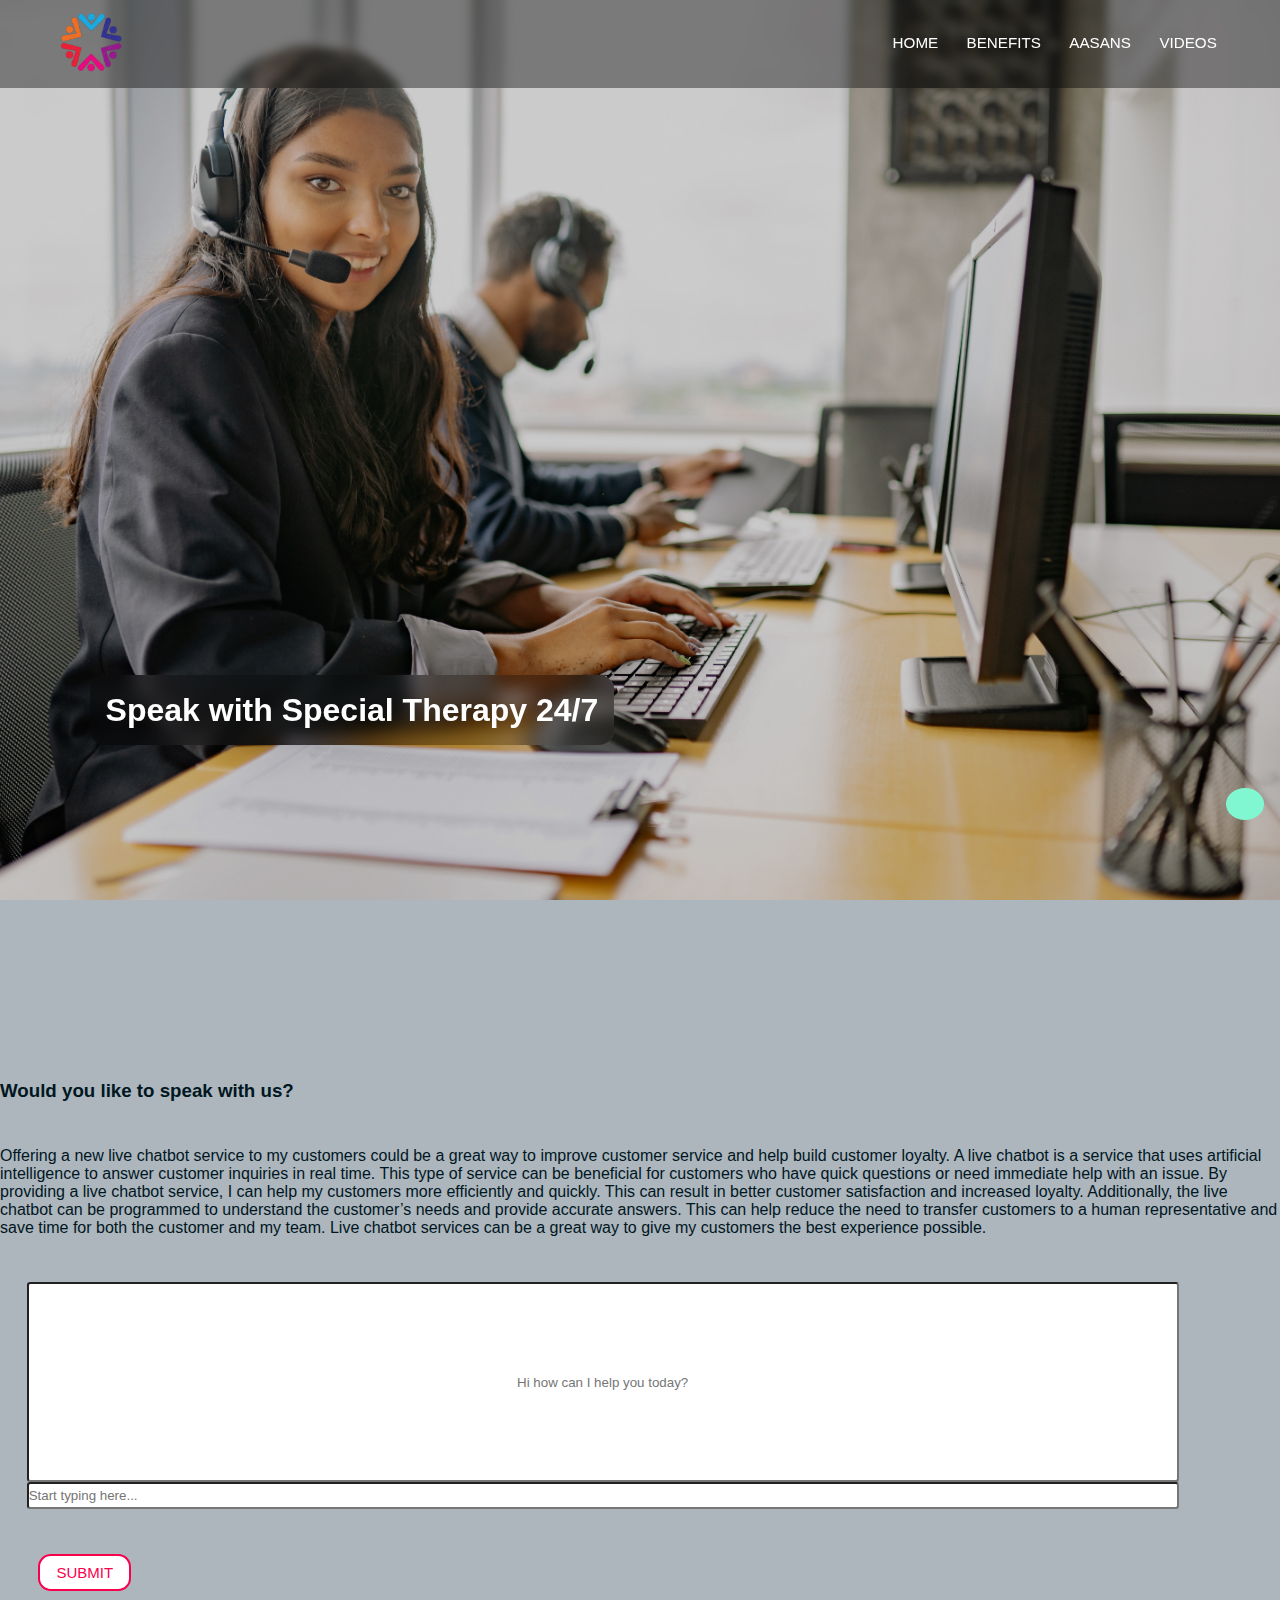
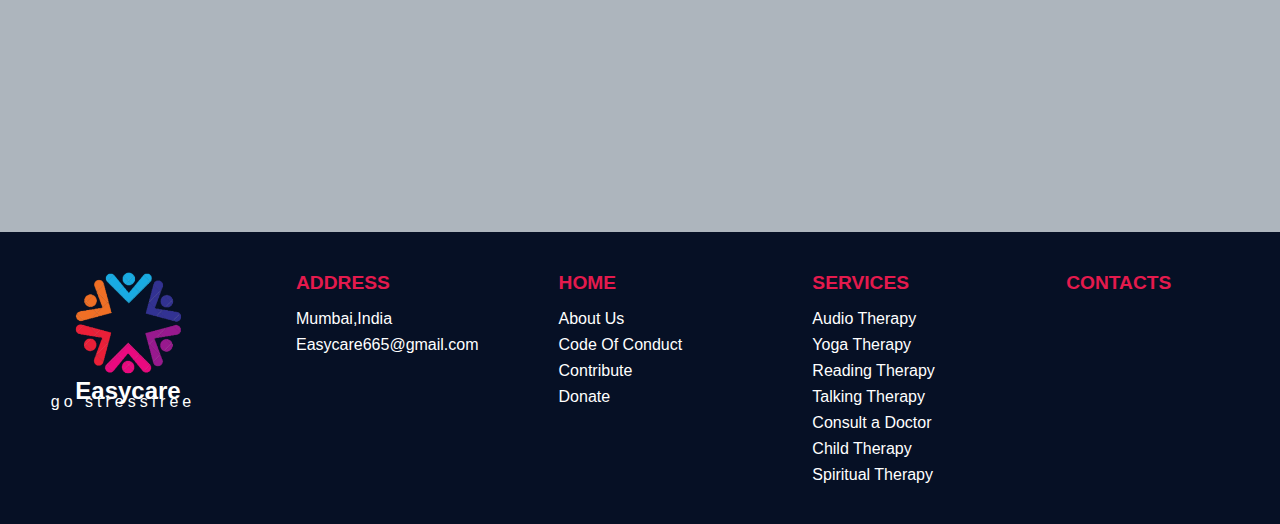
<file: html/specialTherapy.html>
<!DOCTYPE html>
<html lang="en">
  <head>
    <meta charset="UTF-8" />
    <meta http-equiv="X-UA-Compatible" content="IE=edge" />
    <meta name="viewport" content="width=device-width, initial-scale=1.0" />
    <link rel="icon" href="/images/favicon-enhanced.png" />
    <link rel="preconnect" href="https://fonts.googleapis.com" />
    <link rel="preconnect" href="https://fonts.gstatic.com" crossorigin />
    <link
      href="https://fonts.googleapis.com/css2?family=Inter:wght@100;400;700&display=swap"
      rel="stylesheet"
    />
    <link
      rel="stylesheet"
      text="text/CSS"
      href="https://cdnjs.cloudflare.com/ajax/libs/font-awesome/6.1.1/css/all.min.css"
    />
    <link
      href="https://cdn.jsdelivr.net/npm/bootstrap@5.2.0/dist/css/bootstrap.min.css"
      rel="stylesheet"
      integrity="sha384-gH2yIJqKdNHPEq0n4Mqa/HGKIhSkIHeL5AyhkYV8i59U5AR6csBvApHHNl/vI1Bx"
      crossorigin="anonymous"
    />
    <link rel="stylesheet" href="../css/specialTherapy.css" />
    <title>Easycare - Special Therapy</title>
    <link href="https://unpkg.com/aos@2.3.1/dist/aos.css" rel="stylesheet" />

    <script src="https://unpkg.com/@lottiefiles/lottie-player@1.5.7/dist/lottie-player.js"></script>
    <script src="https://unpkg.com/@lottiefiles/lottie-player@0.4.0/dist/tgs-player.js"></script>
  </head>

  <body onload="myfunction()" id="main">
    <div id="load">
      <div
        style="
          background-color: white;
          height: 25vh;
          width: 100%;
          position: relative;
          top: -70px;
        "
      ></div>
    </div>
    <div id="back-top-div" class="back-top-wrap">
      <i class="fas fa-arrow-up"></i>
    </div>
    <!-- Navbar Section -->
    <nav>
      <a href="../index.html"
        ><img class="logo" src="../logo.png" alt="Logo"
      /></a>

      <div class="nav-links" id="navLinks">
        <ul>
          <li><a href="../index.html">HOME</a></li>
          <li><a href="#benefits">BENEFITS</a></li>
          <li><a href="#aasan">AASANS </a></li>
          <li><a href="#videos">VIDEOS </a></li>
        </ul>
      </div>

      <div class="hamburger" id="ham">
        <svg
          stroke="currentColor"
          fill="currentColor"
          stroke-width="0"
          viewBox="0 0 1024 1024"
          height="1em"
          width="1em"
          xmlns="http://www.w3.org/2000/svg"
        >
          <path
            d="M904 160H120c-4.4 0-8 3.6-8 8v64c0 4.4 3.6 8 8 8h784c4.4 0 8-3.6 8-8v-64c0-4.4-3.6-8-8-8zm0 624H120c-4.4 0-8 3.6-8 8v64c0 4.4 3.6 8 8 8h784c4.4 0 8-3.6 8-8v-64c0-4.4-3.6-8-8-8zm0-312H120c-4.4 0-8 3.6-8 8v64c0 4.4 3.6 8 8 8h784c4.4 0 8-3.6 8-8v-64c0-4.4-3.6-8-8-8z"
          ></path>
        </svg>
      </div>
    </nav>
    <!-- Navbar Section Ends Here -->

    <div class="menu" id="menu">
      <ul class="menu-link">
        <li><a href="/index.html">HOME</a></li>
        <li><a class="close" href="#benefits">BENEFITS</a></li>
        <li><a class="close" href="#aasan">AASANS</a></li>
        <li><a class="close" href="#videos">VIDEOS</a></li>
      </ul>
    </div>

    <!-- Header Section-->
    <header>
      <div class="filter"></div>
      <div class="text col-lg-5 container-glass">
        <!-- <<<<<<< HEAD -->
        <h1 class="title">Speak with Special Therapy 24/7</h1>
      </div>
    </header>
    <!-- Header Section Ends here -->

    <!--Benefits section-->
    <section class="benefits" id="benefits">
      <div class="container">
        <div class="row text-center">
          <div class="col-md-12 text-center">
            <div class="spacer_small"></div>
            <h3>Would you like to speak with us?</h3>
            <div class="spacer"></div>

            <p>
              Offering a new live chatbot service to my customers could be a
              great way to improve customer service and help build customer
              loyalty. A live chatbot is a service that uses artificial
              intelligence to answer customer inquiries in real time. This type
              of service can be beneficial for customers who have quick
              questions or need immediate help with an issue. By providing a
              live chatbot service, I can help my customers more efficiently and
              quickly. This can result in better customer satisfaction and
              increased loyalty. Additionally, the live chatbot can be
              programmed to understand the customer’s needs and provide accurate
              answers. This can help reduce the need to transfer customers to a
              human representative and save time for both the customer and my
              team. Live chatbot services can be a great way to give my
              customers the best experience possible.
            </p>
          </div>
        </div>
        <div class="spacer"></div>
        <div class="row">
          <div class="col-md-8">
            <input
              placeholder="Hi how can I help you today?"
              class="text_box"
            />
          </div>

          <div class="col-md-4">
            <lottie-player
              autoplay
              loop
              mode="normal"
              src="../images/chatbot.json"
              style="width: 225px"
            >
            </lottie-player>
          </div>
        </div>
        <div class="row">
          <div class="col-md-8">
            <input
              placeholder="Start typing here..."
              class="input_box"
            />
        </div>
    
      </div>
      <div class="spacer"></div>

      <button class="btn submit">SUBMIT</button>
      <div class="spacer_large"></div>

    </section>
    <!--Benefits section ends-->

    <!-- footer start -->
    <footer>
      <div class="footer-container">
        <!--logo and info column-->
        <div class="col">
          <!--logo insert-->
          <img src="../logo.png" alt="logo" class="footlogo" />
          <div class="footercontent">
            <h2 class="footerheading">Easycare</h2>
            <p class="footerpara">go stressfree</p>
          </div>
        </div>

        <!--ADDRESS COLUMN-->

        <div class="footer-side-col">
          <div class="col">
            <h3>
              ADDRESS
              <div class="underline"><span></span></div>
            </h3>
            <p>Mumbai,India</p>
            <p class="email-id">
              <a href="mailto:Easycare665@gmail.com">Easycare665@gmail.com</a>
            </p>
          </div>
          <!--HOME COLUMN-->
          <div class="col">
            <h3>HOME</h3>
            <ul>
              <li><a href="#about">About Us</a></li>
              <li>
                <a
                  href="https://github.com/BeastAP69?tab=repositories/blob/main/CODE_OF_CONDUCT.md"
                  >Code Of Conduct</a
                >
              </li>
              <li>
                <a href="https://github.com/BeastAP69?tab=repositories">Contribute</a>
              </li>
              <li>
                <a href="https://www.buymeacoffee.com/susmitadey">Donate</a>
              </li>
            </ul>
          </div>
          <!--OUR SERVICES COLUMN-->
          <div class="col">
            <h3>
              SERVICES
              <div class="underline"><span></span></div>
            </h3>
            <ul>
              <li>
                <a
                  href="https://Easycare-stress-free.netlify.app/html/audiotherapy"
                  >Audio Therapy</a
                >
              </li>
              <li>
                <a
                  href="https://Easycare-stress-free.netlify.app/html/yogatherapy.html"
                  >Yoga Therapy</a
                >
              </li>
              <li>
                <a
                  href="https://Easycare-stress-free.netlify.app/html/readingtherapy"
                  >Reading Therapy</a
                >
              </li>
              <li>
                <a
                  href="https://Easycare-stress-free.netlify.app/html/talkingtherapy"
                  >Talking Therapy</a
                >
              </li>
              <li>
                <a href="https://www.practo.com/counselling-psychology"
                  >Consult a Doctor</a
                >
              </li>
              <li>
                <a
                  href="https://Easycare-stress-free.netlify.app/html/childTherapy"
                  >Child Therapy</a
                >
              </li>
              <li>
                <a
                  href="https://Easycare-stress-free.netlify.app/html/spiritualTherapy"
                  >Spiritual Therapy</a
                >
              </li>
            </ul>
          </div>
          <!--CONTACTS COLUMN-->
          <div class="col">
            <h3>
              CONTACTS
              <div class="underline"><span></span></div>
            </h3>
            <div class="social-menu">
              <ul>
                <a href="https://twitter.com/home" target="_blank">
                  <li id="social-twitter">
                    <i class="fab fa-2x fa-twitter"></i>
                  </li>
                </a>
                <a href="https://github.com/BeastAP69?tab=repositories" target="_blank">
                  <li id="social-github">
                    <i class="fab fa-2x fa-github"></i>
                  </li>
                </a>
                <a
                  href="www.linkedin.com/in/arunilpandey"
                  target="_blank"
                >
                  <li id="social-linkedin">
                    <i class="fab fa-2x fa-linkedin-in"></i>
                  </li>
                </a>
              </ul>
            </div>
          </div>
        </div>
      </div>
    </footer>
    <script src="https://unpkg.com/aos@2.3.1/dist/aos.js"></script>
    <script>
      AOS.init();
      const ham = document.getElementById("ham");
      const menu = document.getElementById("menu");
      const close = document.querySelectorAll(".close");
      const closeMenu = () => {
        if (menu.classList.contains("open")) {
          menu.classList.remove("open");

          console.log("open");
        }
        ham.innerHTML =
          '<svg stroke="currentColor" fill="currentColor" stroke-width="0" viewBox="0 0 1024 1024" height="1em" width="1em" xmlns="http://www.w3.org/2000/svg"><path d="M904 160H120c-4.4 0-8 3.6-8 8v64c0 4.4 3.6 8 8 8h784c4.4 0 8-3.6 8-8v-64c0-4.4-3.6-8-8-8zm0 624H120c-4.4 0-8 3.6-8 8v64c0 4.4 3.6 8 8 8h784c4.4 0 8-3.6 8-8v-64c0-4.4-3.6-8-8-8zm0-312H120c-4.4 0-8 3.6-8 8v64c0 4.4 3.6 8 8 8h784c4.4 0 8-3.6 8-8v-64c0-4.4-3.6-8-8-8z"></path></svg>';
      };

      const toggleMenu = () => {
        if (menu.classList.contains("open")) {
          menu.classList.remove("open");
          ham.innerHTML =
            '<svg stroke="currentColor" fill="currentColor" stroke-width="0" viewBox="0 0 1024 1024" height="1em" width="1em" xmlns="http://www.w3.org/2000/svg"><path d="M904 160H120c-4.4 0-8 3.6-8 8v64c0 4.4 3.6 8 8 8h784c4.4 0 8-3.6 8-8v-64c0-4.4-3.6-8-8-8zm0 624H120c-4.4 0-8 3.6-8 8v64c0 4.4 3.6 8 8 8h784c4.4 0 8-3.6 8-8v-64c0-4.4-3.6-8-8-8zm0-312H120c-4.4 0-8 3.6-8 8v64c0 4.4 3.6 8 8 8h784c4.4 0 8-3.6 8-8v-64c0-4.4-3.6-8-8-8z"></path></svg>';
          console.log("open");
        } else {
          menu.classList.add("open");
          ham.innerHTML =
            '<svg stroke="currentColor" fill="currentColor" stroke-width="0" viewBox="0 0 1024 1024" height="1em" width="1em" xmlns="http://www.w3.org/2000/svg"><path d="M563.8 512l262.5-312.9c4.4-5.2.7-13.1-6.1-13.1h-79.8c-4.7 0-9.2 2.1-12.3 5.7L511.6 449.8 295.1 191.7c-3-3.6-7.5-5.7-12.3-5.7H203c-6.8 0-10.5 7.9-6.1 13.1L459.4 512 196.9 824.9A7.95 7.95 0 0 0 203 838h79.8c4.7 0 9.2-2.1 12.3-5.7l216.5-258.1 216.5 258.1c3 3.6 7.5 5.7 12.3 5.7h79.8c6.8 0 10.5-7.9 6.1-13.1L563.8 512z"></path></svg>';
          console.log("close");
        }
      };
      ham.addEventListener("click", toggleMenu);
      close.forEach((ele) => {
        ele.addEventListener("click", closeMenu);
      });
    </script>
    <script>
      var preloader = document.getElementById("load");
      var scroll = document.getElementById("main");
      function myfunction() {
        preloader.style.display = "none";
        scroll.style.overflow = "hidden";
      }
      const backTopElement = document.getElementById("back-top-div");
      const minScolledAmountToBackTop = 800;

      window.addEventListener("scroll", () => {
        if (window.scrollY < minScolledAmountToBackTop) {
          backTopElement.classList.add("hidden");
        } else {
          backTopElement.classList.remove("hidden");
        }
      });

      const backTop = () => {
        window.scrollTo(0, 0);
      };

      backTopElement.addEventListener("click", backTop);
      ham.addEventListener("click", toggleMenu);
    </script>
  </body>
</html>
</file>
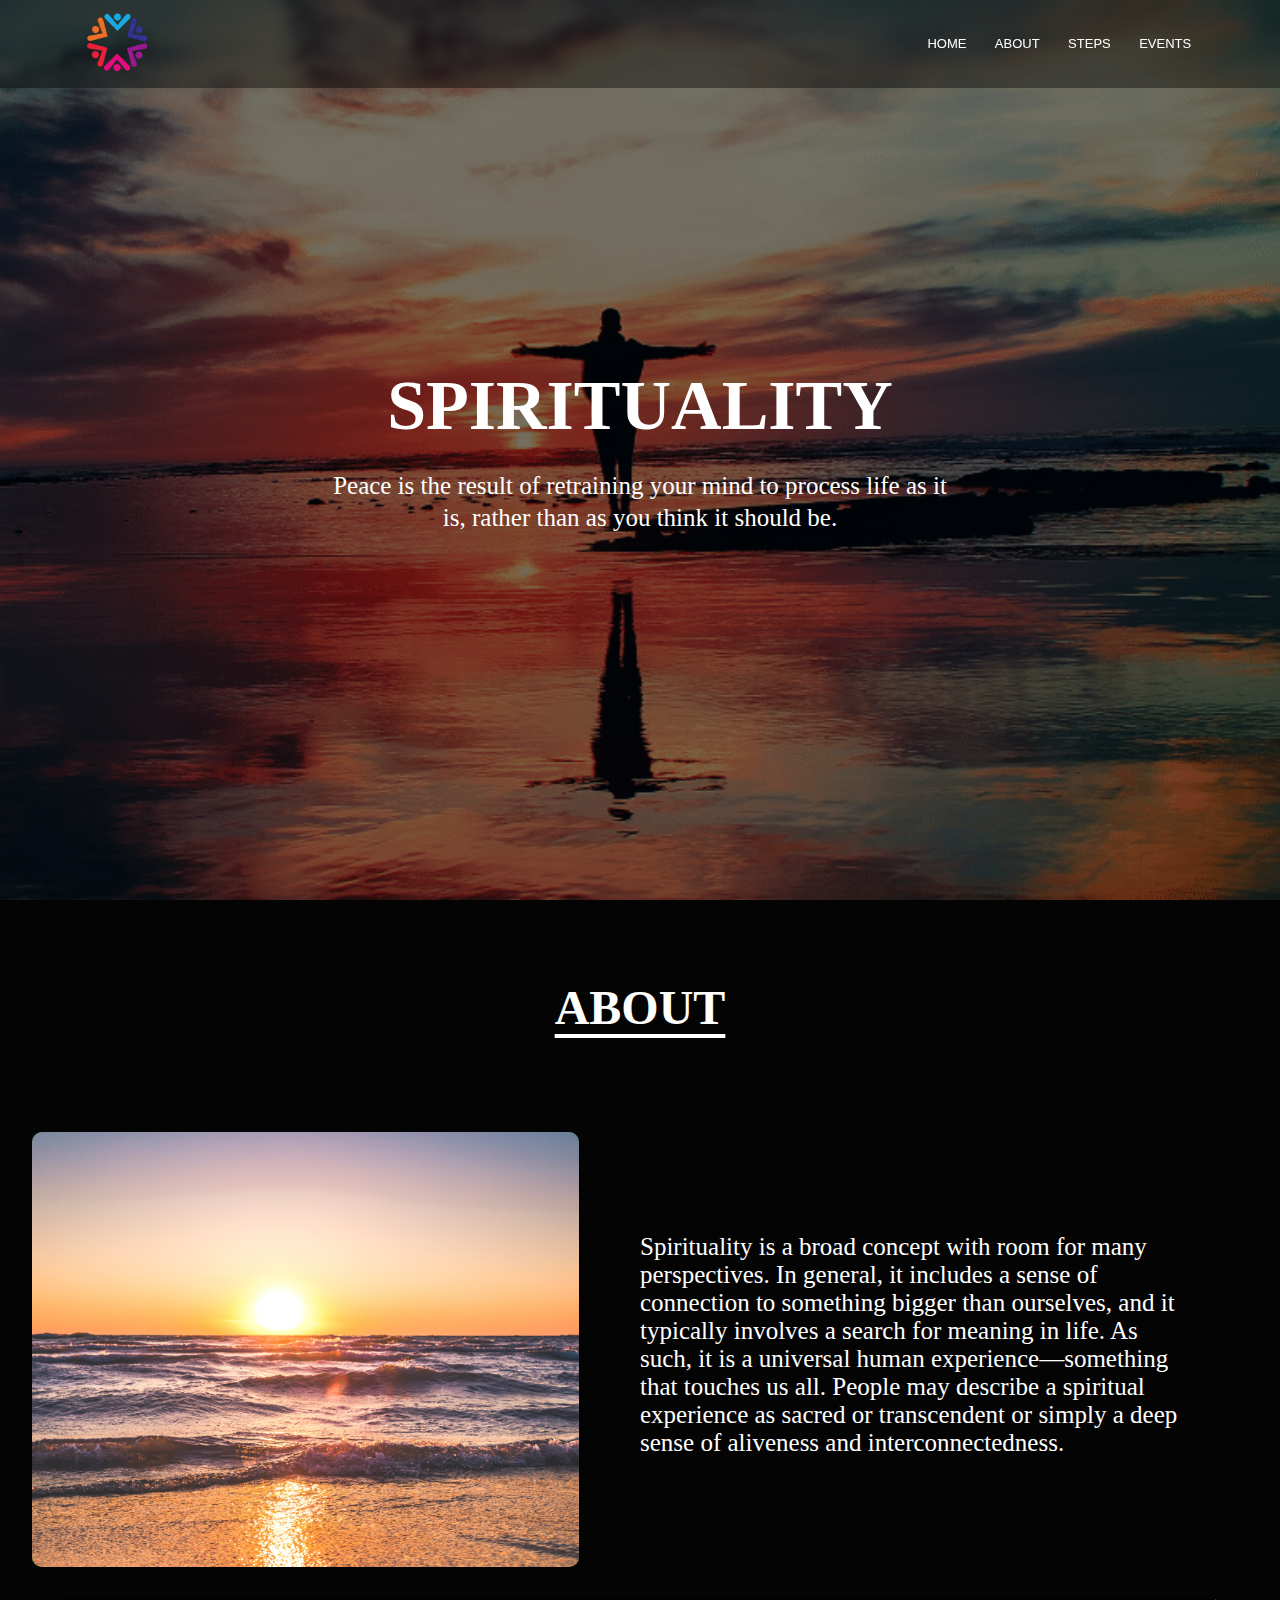
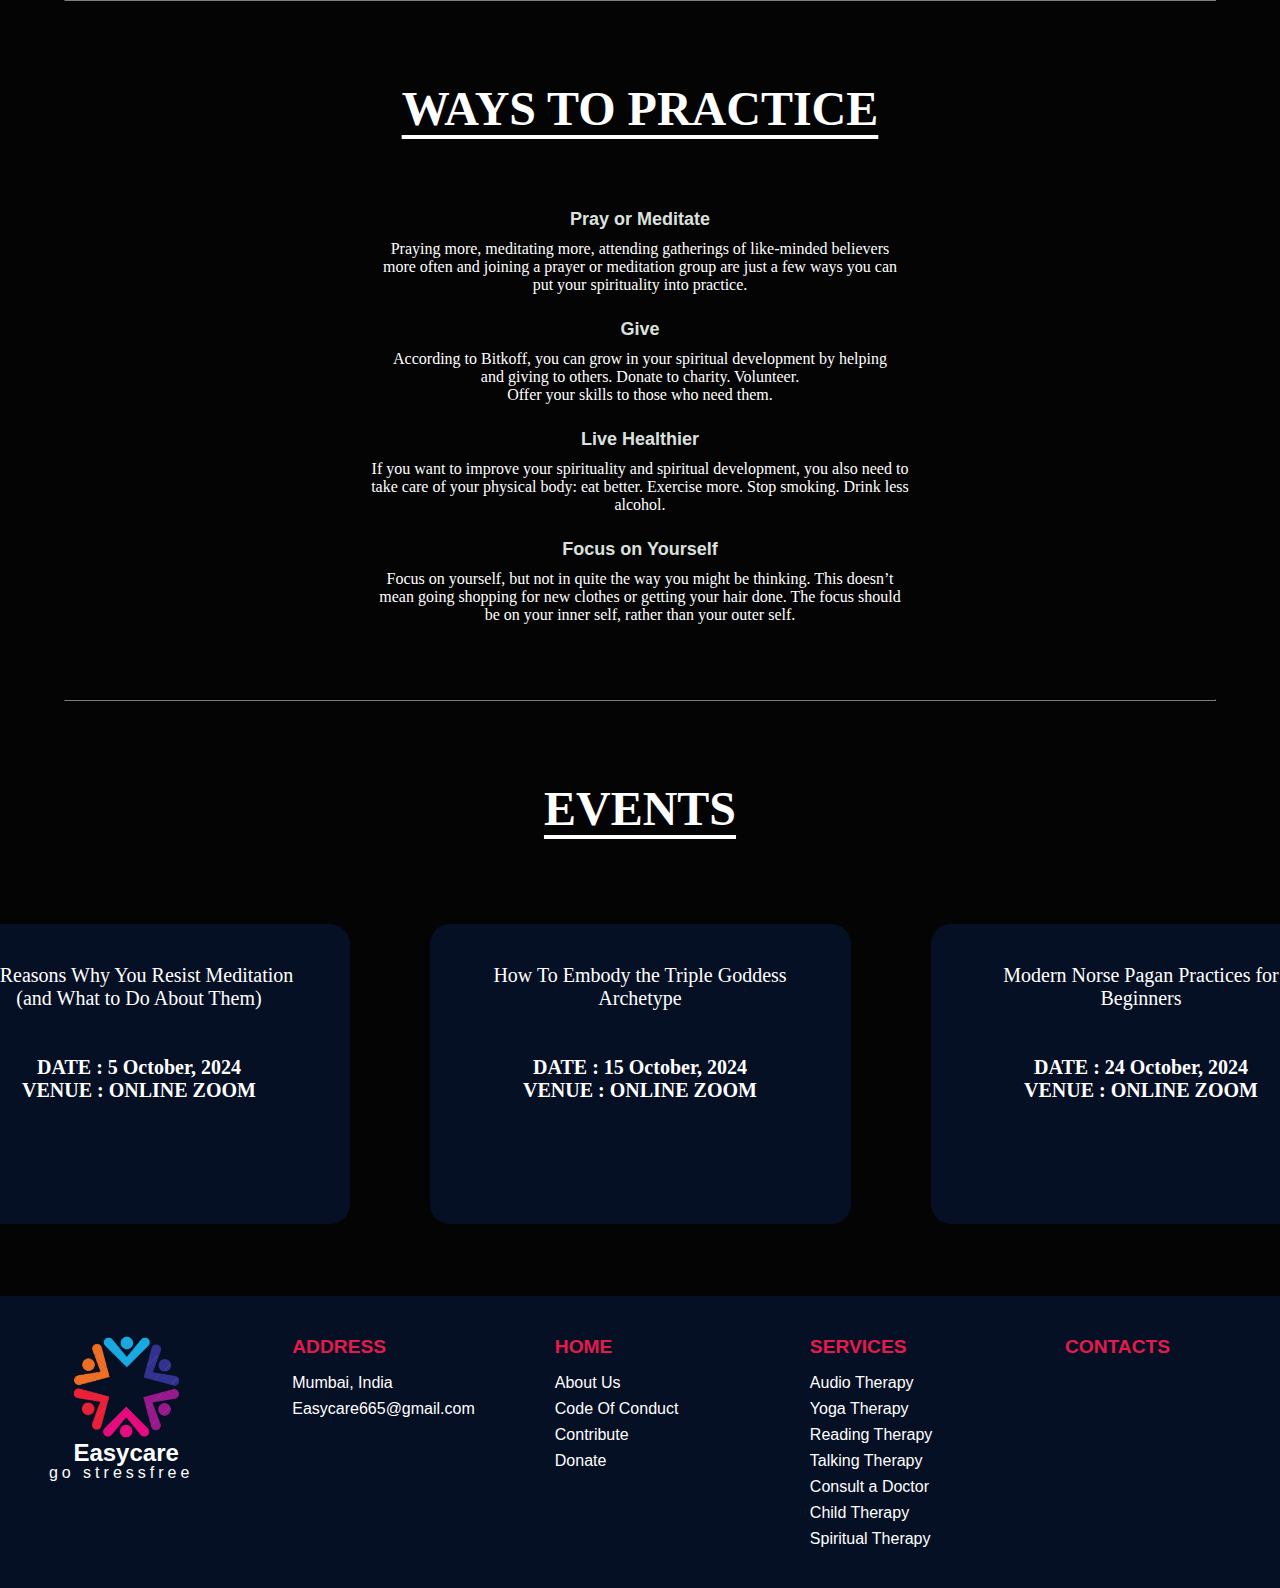
<file: html/spirituality.html>
<!DOCTYPE html>
<html lang="en">
  <head>
    <meta charset="UTF-8" />
    <meta http-equiv="X-UA-Compatible" content="IE=edge" />
    <meta name="viewport" content="width=device-width, initial-scale=1.0" />
    <link rel="icon" href="/images/favicon-enhanced.png" />
    <link rel="preconnect" href="https://fonts.googleapis.com" />
    <link rel="preconnect" href="https://fonts.gstatic.com" crossorigin />
    <link
      rel="stylesheet"
      text="text/CSS"
      href="https://cdnjs.cloudflare.com/ajax/libs/font-awesome/6.1.1/css/all.min.css"
    />
    <link
      href="https://fonts.googleapis.com/css2?family=Inter:wght@100;400;700&display=swap"
      rel="stylesheet"
    />
    
    <title>Easycare - Spiritual Therapy</title>
    <link rel="stylesheet" href="../css/spirituality.css" />
  </head>
  <body>
    <!-- Navbar Section -->
    <nav>
      <a href="../index.html"
        ><img class="audio-logo" src="../logo.png" alt="Logo"
      /></a>

      <div class="nav-links" id="navLinks">
        <ul>
          <li><a href="../index.html">HOME</a></li>
          <li><a href="#about" class=".smooth-scroll">ABOUT</a></li>
          <li><a href="#steps" class=".smooth-scroll">STEPS</a></li>
          <li><a href="#Events" class=".smooth-scroll">EVENTS</a></li>
        </ul>
      </div>
      <div class="hamburger" id="ham">
        <svg stroke="currentColor" fill="currentColor" stroke-width="0" viewBox="0 0 1024 1024" height="1em" width="1em" xmlns="http://www.w3.org/2000/svg"><path d="M904 160H120c-4.4 0-8 3.6-8 8v64c0 4.4 3.6 8 8 8h784c4.4 0 8-3.6 8-8v-64c0-4.4-3.6-8-8-8zm0 624H120c-4.4 0-8 3.6-8 8v64c0 4.4 3.6 8 8 8h784c4.4 0 8-3.6 8-8v-64c0-4.4-3.6-8-8-8zm0-312H120c-4.4 0-8 3.6-8 8v64c0 4.4 3.6 8 8 8h784c4.4 0 8-3.6 8-8v-64c0-4.4-3.6-8-8-8z"></path></svg>
      </div>
      
    </nav>

      <!-- Mobile Layout Navbar -->
    <div class="menu" id="menu">
      <ul class="menu-link">
        <li><a href="../index.html">HOME</a></li>
        <li><a class="close" href="#about">ABOUT</a></li>
        <li><a class="close" href="#steps">STEPS </a></li>
        <li><a class="close" href="#Events">EVENTS </a></li>
      </ul>
    </div>
      <!-- Mobile Layout Navbar Ends Here -->

    <!-- Navbar Section Ends Here -->

    <div class="menu" id="menu">
      <ul class="menu-link">
        <li><a href="../index.html">HOME</a></li>
        <li><a class="close" href="#about">ABOUT</a></li>
        <li><a class="close" href="#images">IMAGES </a></li>
        <li><a class="close" href="#videos">VIDEOS </a></li>
      </ul>
    </div>
    <header>
        <div class="back">

        </div>
            <div class="center"> 
                <h1 id="title">SPIRITUALITY</h1>
                <h3 id="subtitle">Peace is the result of retraining your mind to process life as it is, rather than as you think it should be.</h3>
                </h3></div>
                    
        </header>
        <section id="about" class="about">
      <h1 class="section-headings">ABOUT</h1>
      <div class="bfit">
        <img src="../images/Spirituality2.png"
            width="700" height="600">
        <div class="btext">
            <div class="baby-text">
              <p>Spirituality is a broad concept with room for many perspectives. In general, it includes a sense of connection to something bigger than ourselves, and it typically involves a search for meaning in life. As such, it is a universal human experience—something that touches us all. People may describe a spiritual experience as sacred or transcendent or simply a deep sense of aliveness and interconnectedness.

</p>
            </div>
        </div>

    </div>
  </div>
    </div>
    </section>
    <hr/>
    <section id="steps">
      <h1 class="section-headings">WAYS TO PRACTICE</h1>
      <div>
        <div class="pt1">
          <h2 class="pt-head">
            
          <i class="fa fa-circle" aria-hidden="true"></i> Pray or Meditate
          </h2>
          <p style="text-align: center;">Praying more, meditating more, attending gatherings of like-minded believers<br> more often and joining a prayer or meditation group are just a few ways you can<br> put your spirituality into practice.</p>
        </div>
        <div class="pt1">
          <h2 class="pt-head">
            
          <i class="fa fa-circle" aria-hidden="true"></i> Give
          </h2>
          <p style="text-align: center;">According to Bitkoff, you can grow in your spiritual development by helping<br>and giving to others. Donate to charity. Volunteer.<br> Offer your skills to those who need them.</p>
        </div>
        <div class="pt1">
          <h2 class="pt-head">
            
          <i class="fa fa-circle" aria-hidden="true"></i> Live Healthier
          </h2>
          <p style="text-align: center;">If you want to improve your spirituality and spiritual development, you also need to<br> take care of your physical body: eat better. Exercise more. Stop smoking. Drink less<br> alcohol.
        </div>
        <div class="pt1">
          <h2 class="pt-head">
            
          <i class="fa fa-circle" aria-hidden="true"></i> Focus on Yourself  
          </h2>
          <p style="text-align: center;">Focus on yourself, but not in quite the way you might be thinking. This doesn’t<br> mean going shopping for new clothes or getting your hair done. The focus should<br> be on your inner self, rather than your outer self.</p>
        </div>
      </div>
      
     
      <br>
    </section>
    <hr/>
    <!-- Events Section  -->
  <section id="Events" style="text-align: center;">
    <h1 class="section-headings">EVENTS</h1>
    <div class="footer-side-col" style="text-align: center;">
      <div class="col">
        <p style="color: white; width: 421px;
        height: 300px;
        background: rgb(6, 16, 37);
        border-radius: 20px; font-family: 'Montserrat'; font-size:20px; padding: 40px;">7 Reasons Why You Resist Meditation (and What to Do About Them)<br><br><br><b>DATE : 5 October, 2024<br>
VENUE : ONLINE ZOOM</b> </p>
      </div>

      <div class="col">
        <p style="color: white; width: 421px;
        height: 300px;
        background: rgb(6, 16, 37);
        border-radius: 20px; font-family: 'Montserrat'; font-size:20px; padding: 40px;">How To Embody the Triple Goddess Archetype
<br><br><br><b>DATE : 15 October, 2024<br>
VENUE : ONLINE ZOOM</b> </p>
      </div>

      <div class="col">
        <p style="color: white; width: 421px;
        height: 300px;
        background: rgb(6, 16, 37);
        border-radius: 20px; font-family: 'Montserrat'; font-size:20px; padding: 40px;">Modern Norse Pagan
Practices for Beginners
<br><br><br><b>DATE : 24 October, 2024<br>
VENUE : ONLINE ZOOM</b> </p>
      </div>

      

  </section>


     <!-- footer start -->
  <footer>
    <div class="footer-container">
      <!--logo and info column-->
      <div class="col">
        <!--logo insert-->
        <img src="../logo.png" alt="logo" class="footlogo" />
        <div class="footercontent">
          <h2 class="footerheading">Easycare</h2>
          <p class="footerpara">go stressfree</p>
        </div>
      </div>

      <!--ADDRESS COLUMN-->

      <div class="footer-side-col">
        <div class="col">
          <h3>
            ADDRESS
            <div class="underline"><span></span></div>
          </h3>
          <p>Mumbai, India</p>
          <p class="email-id"><a href="mailto:Easycare665@gmail.com">Easycare665@gmail.com</a></p>
        </div>
        <!--HOME COLUMN-->
        <div class="col">
          <h3>HOME</h3>
          <ul>
            <li><a href="#about">About Us</a></li>
            <li>
              <a
                href="https://github.com/BeastAP69?tab=repositories/blob/main/CODE_OF_CONDUCT.md"
                >Code Of Conduct</a
              >
            </li>
            <li>
              <a href="https://github.com/BeastAP69?tab=repositories">Contribute</a>
            </li>
            <li>
              <a href="https://www.buymeacoffee.com/susmitadey">Donate</a>
            </li>
          </ul>
        </div>
        <!--OUR SERVICES COLUMN-->
        <div class="col">
          <h3>
            SERVICES
            <div class="underline"><span></span></div>
          </h3>
          <ul>
            <li>
              <a href="https://Easycare-stress-free.netlify.app/html/audiotherapy"
                >Audio Therapy</a
              >
            </li>
            <li>
              <a
                href="https://Easycare-stress-free.netlify.app/html/yogatherapy.html"
                >Yoga Therapy</a
              >
            </li>
            <li>
              <a
                href="https://Easycare-stress-free.netlify.app/html/readingtherapy"
                >Reading Therapy</a
              >
            </li>
            <li>
              <a
                href="https://Easycare-stress-free.netlify.app/html/talkingtherapy"
                >Talking Therapy</a
              >
            </li>
            <li>
              <a href="https://www.practo.com/counselling-psychology"
                >Consult a Doctor</a
              >
            </li>
            <li>
              <a href="https://Easycare-stress-free.netlify.app/html/childTherapy"
                >Child Therapy</a
              >
            </li>
            <li>
              <a href="https://Easycare-stress-free.netlify.app/html/spiritualTherapy"
                >Spiritual Therapy</a
              >
            </li>
          </ul>
        </div>
        <!--CONTACTS COLUMN-->
        <div class="col">
          <h3>
            CONTACTS
            <div class="underline"><span></span></div>
          </h3>
          <div class="social-menu">
            <ul>
              <a href="https://twitter.com/home" target="_blank">
                <li id="social-twitter"><i class="fab fa-2x fa-twitter"></i></li>
              </a>
              <a href="https://github.com/BeastAP69?tab=repositories" target="_blank">
                <li id="social-github"><i class="fab fa-2x fa-github"></i></li>
              </a>
              <a href="www.linkedin.com/in/arunilpandey" target="_blank">
                <li id="social-linkedin"><i class="fab fa-2x fa-linkedin-in"></i></li>
              </a>
            </ul>
          </div>
      </div>
      </div>
      </div>
    </div>
  </footer>
  <script src="childTherapy.js"></script>
  </body>
</html>
</file>
<file: css/childTherapy.css>
@import url('https://fonts.googleapis.com/css2?family=Poppins:wght@400;500&display=swap');
* {
  margin: 0;
  padding: 0;
  box-sizing: border-box;
}
::-webkit-scrollbar{
  background: transparent;
  width: 0.4rem;
}

::-webkit-scrollbar-thumb{
  background-color: rgba(173, 173, 173, 0.2);
  border-radius: 10px;
  transition: background-color 0.5s ease-in-out;
}

::-webkit-scrollbar-thumb:hover {
  background-color: rgba(173, 173, 173, 0.5);
}

html{
  scroll-behavior: smooth;
  overflow-y: overlay;
}

body {
  background-color: #040404;
  font-family: "Inter", sans-serif;
  color: white;
  overflow-x: hidden;
}

header {
  min-height: 100vh;
  width: 100%;
  background-image: url("../images/childbg.jpg");
  position: relative;
  background-position: center;
  background-size: cover;
}

section {
  margin: 2em;
}

nav {
  position: fixed;
  top: 0;
  width: 100%;
  display: inline-flex;
  padding: 1% 6%;
  justify-content: space-between;
  align-items: center;
  z-index: 100;
  background-color: transparent;
  transition: background-color 500ms ease-in-out;
}
.navOnscroll
{
  background-color:  rgba(0, 0, 0, 0.4);
  backdrop-filter: blur(5px);
}

.audio-logo {
  width: 80px;
  padding: 0;
}

.nav-links {
  flex: 1;
  text-align: right;
}

.nav-links ul li {
  list-style: none;
  display: inline-block;
  padding: 8px 12px;
  position: relative;
}

.nav-links ul li a {
  color: white;
  text-decoration: none;
  font-size: 13px;
}

.nav-links ul li::after {
  content: "";
  width: 0%;
  height: 2px;
  background: cyan;
  display: block;
  margin: auto;
  transition: 0.5s;
}

.nav-links ul li:hover::after {
  width: 100%;
}

.hamburger {
  display: none;
  /* display: flex; */
  justify-content: center;
  align-items: center;
  flex-direction: column;
  gap: 3px;
  cursor: pointer;
  z-index: 200;
}

.center {
  position: absolute;
  top: 50%;
  left: 50%;
  transform: translate(-50%, -50%);
  z-index: 20;
}

.menu {
  display: none;
  width: 100%;
  position: absolute;
  background-color: #fff;
  top: 85px;
  left: 0;
  padding: 30px;
  box-shadow: 0 4px 8px rgba(0, 0, 0, 0.7);
}

.open {
  display: block;
  width: 70%;
  height: 100%;
  position: fixed;
  background-color: rgba(56,56,55, 1);
  top: 0;
  left: 0;
  padding: 30px;
  box-shadow: 0 4px 8px rgba(0, 0, 0, 0.7);
  animation: slideIn 0.5s ease-in-out;
  z-index: 100;
}

.menu.open a {
  color: #adb5bd;
  text-decoration: none;
  cursor: pointer;
}

@keyframes slideIn {
  0% {
    left: -150px;
  }
  100% {
    left: 0px;
  }
}

.menu-link {
  list-style: none;
  display: flex;
  justify-content: center;
  align-items: center;
  flex-direction: column;
}

.menu-link li {
  padding: 2rem;
  font-weight: bolder;
}

.menu-link li:last-child {
  padding-bottom: 0;
}

.menu-link li a {
  color: #fff;
  font-weight: bolder;
  font-size: 1rem;
  text-decoration: none;
}
.menu-link li a:hover{
  color: cyan;
}
.center {
  position: absolute;
  top: 50%;
  left: 50%;
  transform: translate(-50%, -50%);
  z-index: 20;
}

.filter {
  position: absolute;
  top: 0;
  left: 0;
  width: 100%;
  height: 100%;
  z-index: 10;
  background-color: rgba(0, 0, 0, 0.3);
}

h1 {
  font-size: 2.75rem;
  text-align: center;
  margin-bottom: 1.5rem;
  font-weight: 900;
}
#title{
  margin-top: 22%;
}
.heading-span {
  color: cyan;
}
#subtitle {
  color: #fff;
  text-align: center;
  font-size: 1.3rem;
  font-weight: 800;
}

h2 {
  color: #dce1de;
  text-align: center;
  margin-bottom: 1rem;
}
.section-headings {
  font-size: 2.3rem;
  text-decoration: underline;
  text-underline-offset: 10px;
  margin: 3rem 0;
}
hr {
  width: 90%;
  margin: 0 auto;
  border-color: #2b2c28;
}
.image img{
  width: 500px;
  height: 400px;
  border-radius: 5px;
  margin-left: 5%;
  margin-bottom: 2%;
}
.bfit img{
  width: 45%;
  height: 45%;
  margin-top: 4%;
  border:3px solid cyan ;
  border-radius: 10px;
}
.about .bfit {
  display: flex;
}
.btext{
  margin-top: 40px;
  margin-left: 45px;
  padding: 5%;
}

.btext .baby-text{
  font-size: 25px;

}
@media (max-width: 800px) {

  .bfit {
    flex-direction: column;
    height: auto;
  }
  .about img {
    width: 100%;
  }

}
.main-scroll-div{
  width: 100%;
  height: 100%;
  display: flex;
  align-items: center;
  justify-content: space-between;
}
.cover{
  position: relative;
  width: 90%;
  height: 50%;
}
.cover::before {
  position: absolute;
  content: "";
  left: 0;
  top: 0;
  z-index: 99;
  height: 100%;
  width: 150px;
  background-image: linear-gradient(90deg, black, transparent);
}
.cover::after {
  position: absolute;
  content: "";
  right: 0;
  top: 0;
  z-index: 99;
  height: 100%;
  width: 150px;
  background-image: linear-gradient(-90deg, black, transparent);
}
.scroll-images::-webkit-scrollbar {
  -webkit-appearance: none;
}

.child-img {
  width: 100%;
  height: 100%;
}

.icon {
  color: white;
  background-color: black;
  font-size: 50px;
  outline: none;
  border: none;
  padding: opx 20px;
  cursor: pointer;
}

.icon:hover {
  color:cyan ;
}
.scroll-images{
  width: 100%;
  height: auto;
  display: flex;
  justify-content: left;
  align-items: center;
  overflow: auto;
  position: relative;
  scroll-behavior: smooth;
}
.child{
  min-width: 600px;
  height: 450px;
  margin :1px 10px;
  cursor: pointer;
}

@media screen and (max-width: 650px) {
  .nav-links {
    display: none;
  }

  .logo {
    width: 60px;
  }
  .hamburger {
    display: flex;
  }
  header {
    min-height: 100vh;
  }
}

@media screen and (min-width: 650px) {
  .menu .open {
    display: none;
  }
}


.video {
  float: left;
  box-sizing: border-box;
    width: 38%;
    padding: 5px;
    margin-left: 6.5%;
    margin-bottom: 5px;
  }
  iframe{
    padding:20px;
  }
  iframe:hover{
    border:  1.5px cyan solid ;
  }
  .collection::after{
    content: "";
    clear: both;
    display: table;
  }
  @media screen and (max-width: 600px) {
    .video {
      width: 89%;
    }
    .video iframe{
      width: 97%;
    }
  }
/* footer */
footer{
    font-family: "Poppins",sans-serif;
  }
  .footer-container {
    bottom: 0;
    width: 100%;
    display: flex;
    justify-content: center;
    flex-wrap: nowrap;
    background-color: rgb(6, 16, 37);
  }
  
  .footer-side-col{
    display: grid;
    grid-template-columns: repeat(4,1fr);
    width: 80%;
  }
  
  .footer-side-col > .col{
    padding: 2.5rem;
    flex-wrap: nowrap;
  }
  
  .footer-container > .col {
    padding: 2.5rem;
    flex-basis: 20%;
    color: white;
  }
  
  .footer-container .col a:hover,
  footer a:focus {
    color: cyan;
  }
  
  @media (max-width: 1120px){
    .footer-side-col{
      grid-template-columns: repeat(2,1fr);
      grid-template-rows: repeat(2,1fr);
    }
  }
  
  @media (max-width: 730px) {
    .footer-container {
      gap: 0.5rem;
      flex-wrap: wrap;
    }
  
    .footer-container .col {
      padding: 2rem;
      flex-basis: 31%;
    }
  
    .footer-container p {
      color: white;
      margin-top: 1rem;
    }
  }
  
  @media (max-width: 600px) {
    .footer-side-col{
      grid-template-columns: 1fr;
      grid-template-rows: minmax(auto,auto);
    }
  
    .footer-container .col {
      padding: 1rem;
      flex-basis: 100%;
    }
  }
  
  .footer-container .col a {
    display: inline-block;
    position: relative;
    color: white;
  }
  
  .footer-container .col ul li a:after {
    content: "";
    position: absolute;
    width: 100%;
    transform: scaleX(0);
    height: 2px;
    bottom: 0;
    left: 0;
    background-color: cyan;
    transform-origin: bottom right;
    transition: transform 0.25s ease-out;
  }
  
  .footer-container .col ul li a:hover:after {
    transform: scaleX(1);
    transform-origin: bottom left;
  }
  
  .footer-container p {
    color: white;
  }
  
  .footer-container .col ul li a:after {
    content: "";
    position: absolute;
    width: 100%;
    transform: scaleX(0);
    height: 2px;
    bottom: 0;
    left: 0;
    background-color: cyan;
    transform-origin: bottom right;
    transition: transform 0.25s ease-out;
  }
  
  .footer-container .col ul li a:hover:after {
    transform: scaleX(1);
    transform-origin: bottom left;
  }
  
  .footer-container p {
    margin-top: 0.5rem;
  }
  .footerpara{
    margin-left: -10px;
  }
  
  .footer-container .col .email-id {
    word-wrap: break-word;
    text-decoration: underline;
  }
  
  .email-id a{
    text-decoration: none;
    color: white;
  }
  .footer-container .col h3 {
    color: rgb(228, 26, 77);
    font-size: 1.2rem;
    margin-bottom: 1rem;
    font-weight: 900;
    font-family: "Ubuntu",sans-serif;
  }
  
  .footer-container .col img {
    display: block;
    margin: 0 auto;
    width: 140px;
    cursor: pointer;
  }
  .footer-container .col .footerheading {
    display: flex;
    color:white ;
    margin-top: 0.5px;
    font-family: "Gill Sans", "Gill Sans MT", Calibri, "Trebuchet MS", sans-serif;
    justify-content: center;
    cursor: pointer;
  }
  .footer-container .col .footerpara {
    display: flex;
    margin-top: -19px;
    font-family: "Gill Sans", "Gill Sans MT", Calibri, "Trebuchet MS", sans-serif;
    letter-spacing: 4px;
    justify-content: center;
    cursor: pointer;
  }
  .fab:hover {
    text-decoration: none;
  }
  
  .footer-container .col .Easycare {
    color: rgb(30, 240, 191);
    letter-spacing: 5px;
  }
  
  .footer-container .col .social-menu ul {
    display: flex;
    gap: 1rem;
  }
  
  .footer-container .col .social-menu ul a {
    color: white;
  }
  .footer-container .col .social-menu ul a li{
    transition: transform 250ms ease-out;
  }
  
  .footer-container .col .social-menu ul a li:hover {
    transform: scale(1.4) !important;
    text-decoration: none !important;
  }
  .footer-container .col .social-menu ul a li#social-twitter:hover{
    color: 	#1DA1F2;
  }
  .footer-container .col .social-menu ul a li#social-github{
    transition: transform  250ms ease-out, color 250ms ease-out, padding 250ms ease-out !important;
  }
  .footer-container .col .social-menu ul a li#social-github:hover{
    transform: scale(1.2) !important;
    color:black;
    background-color: whitesmoke;
    padding: 2px 2px 0px 2px;
    border-radius: 25px;
  }
  .footer-container .col .social-menu ul a li#social-linkedin:hover{
    color: #0A66C2;
  }
  .footer-container .col ul li {
    list-style-type: none;
    text-align: left;
    margin-top: 0.5rem;
  }
  .footer-container .col ul li a {
    text-decoration: none;
    color: white;
  }
  
  @media screen and (max-width: 600px) {
    
    .footer-container .col ul li {
      text-align: center;
    }
  
    .footer-container {
      text-align: center;
    }
  
    .footer-container .col .social-menu ul {
      justify-content: center;
    }
  }
  
  .footercontent{
    margin-right: auto;
    margin-left: auto;
    display: flex;
    flex-direction: column;
  }
</file>
<file: css/styles.css>
* {
  box-sizing: border-box;
}


*{
  margin: 0%;
  padding: 0%;
  box-sizing: border-box;
}
body{
  background-image: url("../images/coming_soon_bg.png");
  background-color: black;
  background-repeat: no-repeat;
  background-size: cover;
  background-position: center center;
  height: 100vh;
  font-family: "Poppins", sans-serif;
  display: flex;
  flex-direction: column;
  align-items: center;
  justify-content: center;
  text-align: center;
  margin: 0;
  overflow: hidden;
}
p{
  color: white;
  display: flex;
  align-items: center;
  width: 100%;
  font-size: 30px;
  font-weight: bold;
  margin: 30px 0;
}
h1{
  color: white;
  margin: 20px 0;
  width: 100%;
  font-size: 80px;
  text-align: center;
  font-weight: bold;
}
hr{
  margin: 30px 0;
  display:flex;
  width: 700px;
}
#launch{
  margin: 20px 0;
  margin-left:20%;
  font-size: 40px;
} 

h1 {
  font-family: 'Itim',cursive;
  color: white;
  font-weight: normal;
  font-size: 60px;
  text-shadow: 2px 2px 4px #011120;
  -moz-transition: all 0.2s ease-in;
  -o-transition: all 0.2s ease-in;
  -webkit-transition: all 0.2s ease-in;
  transition: all 0.2s ease-in;
  margin: 20px 0;
  width: 100%;
  font-size: 80px;
  text-align: center;
  font-weight: bold;
}

h3{
  color: white;
}
h3 a{
  color: white;
  text-decoration: none;
}

h3 a:hover{
  color: lightcyan;
  text-shadow:0px 0px 10px blueviolet;
  -moz-transition: all 0.2s ease-in;
  -o-transition: all 0.2s ease-in;
  -webkit-transition: all 0.2s ease-in;
  transition: all 0.2s ease-in;
}

h1:hover {
  color: lightcyan;
  text-shadow:0px 0px 20px blueviolet;
  -moz-transition: all 0.2s ease-in;
  -o-transition: all 0.2s ease-in;
  -webkit-transition: all 0.2s ease-in;
  transition: all 0.2s ease-in;
}


@keyframes typing {
  from {
    width: 0;
  }
}


@media (max-width: 500px) {
  h1 {
    font-size: 45px;
  }
  .time {
    margin: 5px;
    padding: 0.1rem;
  }
  .time h2 {
    font-size: 12px;
  }
  .text {
    font-size: 10px;
    box-shadow: 5px 5px 3px rgb(143, 143, 143);
    padding: 0.1rem;
    border-radius: 1px;
  }
  h3 {
    color: white;
    font-size: 1rem;
    animation: typing 1s steps(12);
  }
}
</file>
<file: html/css/contact.css>
* {
  margin: 0;
  padding: 0;
  -webkit-box-sizing: border-box;
  box-sizing: border-box;
}
#load{
	margin: auto;
    width: 100%;
    height: -webkit-fill-available;
    position: fixed;
    background: #fff url(/images/Spin-Preloader-1.gif) no-repeat center;
    z-index: 9999999;
}
.header {
  display: flex;
  text-align: center;
  margin: auto;
  flex-direction: column;
}

body {
  display: -webkit-box;
  display: -ms-flexbox;
  display: flex;
  -webkit-box-pack: center;
  -ms-flex-pack: center;
  justify-content: center;
  -webkit-box-align: center;
  -ms-flex-align: center;
  align-items: center;
  height: 100vh;
  background: url("../../images/contact.png");
  background-size: cover;
  background-repeat: no-repeat;
  font-family: "Lato", sans-serif;
  
}

h1 {
  font-size: 50px;
  font-weight: 900;
  color: #fff;
}
p{
  color: #fff;
}
.sr-only:not(:focus):not(:active) {
  clip: rect(0 0 0 0);
  -webkit-clip-path: inset(50%);
  clip-path: inset(50%);
  height: 1px;
  overflow: hidden;
  position: absolute;
  white-space: nowrap;
  width: 1px;
}

.form-container {
  padding: 3rem 4rem;
border-radius: 20px;
  background-color: rgba(0, 0, 0, 0.5);
}

a {
  text-decoration: none;
  display:flex;
  margin:auto;
}
.atag {
  text-decoration: none;
  width:75px;
}
.tag{
  width:60px;
  margin:0 !important;
  text-decoration: none;
  color: #fff;
}
a .btn {
  margin-top: 18px;
  border: 2px solid #137afc;
  color: #fff;
  cursor: pointer;
  background-color:  #137afc;
  box-shadow: inset 0 0 0 0 #137afc;
  border-radius: 8px;
  -webkit-border-radius: 8px;
  -moz-border-radius: 8px;
  -ms-border-radius: 8px;
  -o-border-radius: 8px;
  transition: ease-out 0.4s;
  -webkit-transition: ease-out 0.4s;
  -moz-transition: ease-out 0.4s;
  -ms-transition: ease-out 0.4s;
  -o-transition: ease-out 0.4s;
}

a .btn {
  display: block;
  text-decoration: none;
  font-family: "Montserrat", sans-serif;
  font-weight: 500;
  height: 2.4rem;
  width: 7.1rem;
  text-align: center;
  display: flex;
  justify-content: center;
  align-items: center;
}

a .btn:hover {
  border: 2px solid #137afc;
  box-shadow: inset 130px 0 0 0 #fff;
  color: #137afc;
}
</file>
<file: html/css/laugh.css>
@import url('https://fonts.googleapis.com/css2?family=Poppins:wght@400;500&display=swap');
* {
  margin: 0;
  padding: 0;
  font-family: "Poppins", sans-serif;
  box-sizing: border-box;
}


::-webkit-scrollbar{
  background: transparent;
  width: 0.4rem;
}

::-webkit-scrollbar-thumb{
  background-color: rgba(173, 173, 173, 0.2);
  border-radius: 10px;
  transition: background-color 0.5s ease-in-out;
}

::-webkit-scrollbar-thumb:hover {
  background-color: rgba(173, 173, 173, 0.5);
}

html{
  scroll-behavior: smooth;
  overflow-y: overlay;
}
body{
  background-color: #040404;
  color: #fff;
  font-family: 'Inter', sans-serif;
}

#main{
  overflow: hidden !important;
}

html{
  scroll-behavior: smooth;
}

.back-top-wrap {
  position: fixed;
  bottom: 5rem;
  right: 1rem;
  background-color: #80F7D1;
  padding: 1rem 1.2rem;
  border-radius: 50%;
  cursor: pointer;
  transition: .3s ease-in-out;
  z-index: 100;
}

.back-top-wrap:hover {
  background-color: #00a2ff;
  color: #80F7D1;
}

.back-top-wrap:hover .fas.fa-arrow-up {
  color: white;
}

.fas.fa-arrow-up {
  color: #00488F;
  transition: 0.3s ease-in-out;
}
#load{
	margin: auto;
    width: 100%;
    height: -webkit-fill-available;
    position: fixed;
    background: #fff url(/images/Spin-Preloader-1.gif) no-repeat center;
    z-index: 9999999;
}
header {
  min-height: 100vh;
  width: 100%;
  background: url("../../images/laughing.jpg");
  position: relative;
  background-position: center;
  background-size: cover;
}
nav {
  position: fixed;
  top: 0;
  width: 100%;
  display: inline-flex;
  padding: 1% 6%;
  justify-content: space-between;
  align-items: center;
  z-index: 100;
  background-color: rgba(0, 0, 0, 0.4);
  backdrop-filter: blur(5px);
}

.hamburger {
  display: none;
  justify-content: center;
  align-items: center;
  flex-direction: column;
  cursor: pointer;
}
.menu {
  display: none;
  width: 100%;
  position: absolute;
  background-color: #fff;
  top: 85px;
  left: 0;
  padding: 30px;
  box-shadow: 0 4px 8px rgba(0, 0, 0, 0.7);
}

.open {
  display: block;
  width: 60%;
  height: 100%;
  position: fixed;
  background-color: rgba(56,56,55,1);
  top: 0;
  left: 0;
  padding: 30px;
  box-shadow: 0 4px 8px rgba(0, 0, 0, 0.7);
  animation: slideIn 0.5s ease-in-out;
  z-index: 100;
}

@media screen and (max-width: 650px) {
  .nav-links {
    display: none;
  }
 
  .audio-logo {
    width: 60px;
  }
  .hamburger {
    display: flex;
  } 
}

@media screen and (min-width: 650px) {
  .open{
    display: none;
  } 
 
}

@keyframes slideIn {
  0% {
    left: -150px;
  }
  100% {
    left: 0px;
  }
}
.menu-link {
  list-style: none;
  display: flex;
  justify-content: center;
  align-items: center;
  flex-direction: column;
}
.menu.open a {
  color: #adb5bd;
  text-decoration: none;
}
.menu-link li {
  padding: 2rem;
  font-weight: bolder;
}

.menu-link li:last-child {
  padding-bottom: 0;
}
.menu-link li{
  list-style: none;
}
.menu-link li a {
  color: #fff;
  font-weight: bolder;
  font-size: 1rem;
  text-decoration: none;
}
.menu-link li a:hover{
  color: cyan;
}


.audio-logo {
  width: 80px;
  padding: 2px;
}

.nav-links {
  flex: 1;
  text-align: right;
}
.nav-links ul li {
  list-style: none;
  display: inline-block;
  padding: 8px 12px;
  position: relative;
}

.nav-links ul li a {
  color: white;
  text-decoration: none;
  font-size: 13px;
}
.nav-links ul li::after {
  content: "";
  width: 0%;
  height: 2px;
  background: rgb(208, 255, 0);
  display: block;
  margin: auto;
  transition: 0.5s;
}

.nav-links ul li:hover::after {
  width: 100%;
}

.center {
  position: absolute;
  top: 50%;
  left: 50%;
  transform: translate(-50%, -50%);
  z-index: 20;
}

.filter {
  position: absolute;
  top: 0;
  left: 0;
  width: 100%;
  height: 100%;
  z-index: 10;
  background-color: rgba(0, 0, 0, 0.3);
}

h1 {
  font-size: 2.75rem;
  text-align: center;
  margin-bottom: 1.5rem;
  font-weight: 900;
}

.heading-span {
  color: #3b94af;
  text-shadow: 2.5px 2px 1px #05caca;
}
#subtitle {
  color:#d85e00;
  text-align: center;
  text-shadow: 1.5px 1.5px 1px #ac2045;
  font-size: 1.3rem;
  font-weight: 800;
}

h2 {
  color: #dce1de;
  text-align: center;
  margin-bottom: 1rem;
}
.section-headings {
  font-size: 2.3rem;
  text-decoration: underline;
  text-underline-offset: 10px;
  margin: 3rem 0;
}
hr {
  width: 90%;
  margin: 0 auto;
  border-color: #2b2c28;
}
.image{
  width: 30rem;
  height: 30rem;
  border-radius: 50%;
  margin-bottom: 2%;
}

.image img{
  object-fit: cover;
  width: 100%;
  height: 100%;
  border-radius: 50%;
}

.about-container{
  display: flex;
  justify-content: space-evenly;
  align-items: center;
  flex-wrap: wrap;
  padding: 1.2em;
}

.about-content .one{
  font-size: 2.2rem;
  color: cyan;
}

.about-content ol li{
  margin-top: 20px;
  font-size: 1.5rem;
  list-style: none;
}

.about-content a{
  display: inline-block;
  margin-top: 2em;
  border-radius: 10px;
  padding: 7px 10px;
  background-color: cyan;
  border: none;
  cursor: pointer;
  text-decoration: none;
  color: #040404;
  font-weight: 600;
}

.about-content a:hover{
  background-color: #fff;
  border: 2px solid cyan;
  transition: 0.3s ease;
}

.slideshow-container {
  max-width: 1000px;
  position: relative;
  margin: auto;
}
.mySlides {
  display: none;
}

.prev, .next {
  cursor: pointer;
  position: absolute;
  top: 50%;
  width: auto;
  margin-top: -22px;
  padding: 16px;
  color: white;
  font-weight: bold;
  font-size: 18px;
  transition: 0.6s ease;
  border-radius: 0 3px 3px 0;
  user-select: none;
}
.next {
  right: 0;
  border-radius: 3px 0 0 3px;
  cursor: pointer;
}

.prev:hover, .next:hover {
  background-color: rgba(0, 255, 255, 0.8);
}
.active {
  background-color: #717171;
}
.fade {
  animation-name: fade;
  animation-duration: 1.5s;
}

@keyframes fade {
  from {opacity: .4}
  to {opacity: 1}
}
.video {
  box-sizing: border-box;
  float: left;
  width: 38%;
  margin-top: 5px;
  margin-left: 8.5%;
  margin-bottom:5px;
}

.collection{
  width: 100%;
  display: flex;
  flex-wrap: wrap;
  align-items: center;
}

iframe{
  padding:10px;
}

iframe:hover{
  border: 1.5px #00eeff solid ;
  border-radius: 5px;
}

@media screen and (max-width: 650px) {
  .nav-links {
    display: none;
  }

  .logo {
    width: 60px;
  }
  .hamburger {
    display: flex;
  }
  header {
    min-height: 100vh;
  }
  #title{
    font-size: 2rem;
  }
}

@media screen and (min-width: 650px) {
  .menu .open {
    display: none;
  }
}

@media screen and (max-width: 600px) {
  .video {
    width: 89%;
  }
  .video iframe{
    width: 97%;
  }
}

@media screen and (max-width: 550px){
  .image{
    width: 20rem;
    height: 20rem;
  }

  .about-content .one{
    font-size: 1.5rem;
  }
  
  .about-content ol li{
    margin-top: 20px;
    font-size: 1rem;
  }
}

/* footer */
footer{
  font-family: "Poppins",sans-serif;
}
.footer-container {
  bottom: 0;
  width: 100%;
  display: flex;
  justify-content: center;
  flex-wrap: nowrap;
  background-color: rgb(6, 16, 37);
}

.footer-side-col{
  display: grid;
  grid-template-columns: repeat(4,1fr);
  width: 80%;
}

.footer-side-col > .col{
  padding: 2.5rem;
  flex-wrap: nowrap;
}

.footer-container > .col {
  padding: 2.5rem;
  flex-basis: 20%;
  color: white;
}

.footer-container .col a:hover,
footer a:focus {
  color: cyan;
}

@media (max-width: 1120px){
  .footer-side-col{
    grid-template-columns: repeat(2,1fr);
    grid-template-rows: repeat(2,1fr);
  }
}

@media (max-width: 730px) {
  .footer-container {
    gap: 0.5rem;
    flex-wrap: wrap;
  }

  .footer-container .col {
    padding: 2rem;
    flex-basis: 31%;
  }

  .footer-container p {
    color: white;
    margin-top: 1rem;
  }
}

@media (max-width: 600px) {
  .footer-side-col{
    grid-template-columns: 1fr;
    grid-template-rows: minmax(auto,auto);
  }

  .footer-container .col {
    padding: 1rem;
    flex-basis: 100%;
  }
}

.footer-container .col a {
  display: inline-block;
  position: relative;
  color: white;
}

.footer-container .col ul li a:after {
  content: "";
  position: absolute;
  width: 100%;
  transform: scaleX(0);
  height: 2px;
  bottom: 0;
  left: 0;
  background-color: cyan;
  transform-origin: bottom right;
  transition: transform 0.25s ease-out;
}

.footer-container .col ul li a:hover:after {
  transform: scaleX(1);
  transform-origin: bottom left;
}

.footer-container p {
  color: white;
}

.footer-container .col ul li a:after {
  content: "";
  position: absolute;
  width: 100%;
  transform: scaleX(0);
  height: 2px;
  bottom: 0;
  left: 0;
  background-color: cyan;
  transform-origin: bottom right;
  transition: transform 0.25s ease-out;
}

.footer-container .col ul li a:hover:after {
  transform: scaleX(1);
  transform-origin: bottom left;
}

.footer-container p {
  margin-top: 0.5rem;
}
.footerpara{
  margin-left: -10px;
}

.footer-container .col .email-id {
  word-wrap: break-word;
  text-decoration: underline;
}

.email-id a{
  text-decoration: none;
  color: white;
}

.footer-container .col h3 {
  color: rgb(228, 26, 77);
  font-size: 1.2rem;
  margin-bottom: 1rem;
  font-weight: 900;
  font-family: "Ubuntu",sans-serif;

}
.footer-container .col img {
  display: block;
  margin: 0 auto;
  width: 140px;
  cursor: pointer;
}
.footer-container .col .footerheading {
  display: flex;
  color:white ;
  font-family: "Gill Sans", "Gill Sans MT", Calibri, "Trebuchet MS", sans-serif;
  justify-content: center;
  cursor: pointer;
}
.footer-container .col .footerpara {
  display: flex;
  margin-top: -19px;
  font-family: "Gill Sans", "Gill Sans MT", Calibri, "Trebuchet MS", sans-serif;
  letter-spacing: 4px;
  justify-content: center;
  cursor: pointer;
}
.fab:hover {
  text-decoration: none;
}

.footer-container .col .Easycare {
  color: rgb(30, 240, 191);
  letter-spacing: 5px;
}

.footer-container .col .social-menu ul {
  display: flex;
  gap: 1rem;
}

.footer-container .col .social-menu ul a {
  color: white;
}
.footer-container .col .social-menu ul a li{
  transition: transform 250ms ease-out;
}

.footer-container .col .social-menu ul a li:hover {
  transform: scale(1.4) !important;
  text-decoration: none !important;
}
.footer-container .col .social-menu ul a li#social-twitter:hover{
  color: 	#1DA1F2;
}
.footer-container .col .social-menu ul a li#social-github:hover{
  color:#333;
}
.footer-container .col .social-menu ul a li#social-linkedin:hover{
  color: #0A66C2;
}

.footer-container .col ul li {
  list-style-type: none;
  text-align: left;
  margin-top: 0.5rem;
}
.footer-container .col ul li a {
  text-decoration: none;
  color: white;
}

@media screen and (max-width: 600px) {
  
  .footer-container .col ul li {
    text-align: center;
  }

  .footer-container {
    text-align: center;
  }

  .footer-container .col .social-menu ul {
    justify-content: center;
  }
}

.footercontent{
  margin-right: auto;
  margin-left: auto;
  display: flex;
  flex-direction: column;
}
</file>
<file: html/css/login.css>
@import url("https://fonts.googleapis.com/css2?family=Poppins:wght@100;200;300;400;500;600;700;800&display=swap");
@import url("https://fonts.googleapis.com/css2?family=Prompt:wght@600&display=swap");

:root {
  --main-icon-color: #5328af;
  --main-bg-color: #f3f3fb;
}

body {
  overflow: hidden;
  background-color: var(--main-bg-color);
  margin: 0;
  padding: 0;
  box-sizing: border-box;
}

img {
  height: 400px;
}

.login,
.register {
  max-width: 35rem;
  width: 100%;
}

.container {
  height: 100vh;
  width: 100%;
  display: flex;
  align-items: center;
  justify-content: center;
}

#load {
  margin: auto;
  width: 100%;
  height: -webkit-fill-available;
  position: fixed;
  background: #fff url(/images/Spin-Preloader-1.gif) no-repeat center;
  z-index: 9999999;
}

.welcome h1 {
  font-family: "Prompt", sans-serif;
  font-weight: 500;
  margin: 0% 0%;
  font-size: 1.8em;
}

.welcome span {
  font-family: "Poppins";
  color: #8e8d8d;
  font-size: small;
}

.inputs {
  margin: 2.2em 0em;
  margin-bottom: 0em;
}

.inputs span {
  font-family: "Poppins";
  font-weight: 600;
  font-size: small;
}

.inputbox {
  width: 300px;
  margin: 0.8em 0em;
  display: inline-block;
  -webkit-box-sizing: content-box;
  -moz-box-sizing: content-box;
  box-sizing: content-box;
  padding: 8px 20px;
  border: 1px solid #c7c7c7;
  -webkit-border-radius: 10px;
  border-radius: 10px;
  font: normal 16px / normal "Poppins";
  color: #000000;
  -o-text-overflow: clip;
  text-overflow: clip;
}

/*.forgotpass {
  display: flex;
  justify-content: space-between;
  width: 350px;
  align-items: center;
}
*/
.forgotpass span {
  font-family: "Poppins";
  font-weight: 650;
  font-size: small;
  color: var(--main-icon-color);
  cursor: pointer;
}

.signin {
  margin: 0.5em 0em;
  width: 320px;
  display: inline-block;
  -webkit-box-sizing: content-box;
  -moz-box-sizing: content-box;
  box-sizing: content-box;
  cursor: pointer;
  padding: 10px 10px;
  border: none;
  -webkit-border-radius: 10px;
  border-radius: 10px;
  font: normal 16px / normal "Poppins";
  font-weight: 500;
  color: rgba(255, 255, 255, 0.9);
  -o-text-overflow: clip;
  text-overflow: clip;
  background: var(--main-icon-color);
  background: linear-gradient(0deg,
      rgba(96, 9, 240, 1) 0%,
      var(--main-icon-color) 100%);
  border: none;
}

.signin:before {
  height: 0%;
  width: 2px;
}

.signin:hover {
  box-shadow: 4px 4px 6px 0 rgba(255, 255, 255, 0.5),
    -4px -4px 6px 0 rgba(116, 125, 136, 0.5),
    inset -4px -4px 6px 0 rgba(255, 255, 255, 0.2),
    inset 4px 4px 6px 0 rgba(0, 0, 0, 0.4);
}

.back-1 {
  margin-top: -0.6%;
}

.signupline {
  font-family: "Poppins";
  color: #8e8d8d;
  font-size: small;
  padding: 1em 5em;
}

.signupbutton,
.signinbutton {
  font-family: "Poppins";
  font-weight: 650;
  font-size: small;
  color: var(--main-icon-color);
  cursor: pointer;
}

.register {
  display: none;
}


@media screen and (max-width: 1920px) {
  img {
    width: 40%;
    height: 2%;
    margin: -25em 45em;
    margin-top: 8%;
  }

  .login ,.register {
    margin-left: 8%;
    margin-top: -5%;
  }

  .forgotpass span {
    margin-left: 230px;
  }

  .back{
    margin-top: -3.5%;
  }

  .welcome {
    margin-left:8%;
  }

  .welcome span {
   margin-left: 10%;
  }
}
@media screen and (max-width: 970px) {
  img {
    margin: 6em 25em;
    width: 70%;
  }
}
@media screen and (max-width: 720px) {
  img {
    margin: 0em 0em;
    width: 80%;
    height: 40%;
    padding-bottom: 12%;

  }
  .login {
    margin-top: 8%;
  }
  
}
@media screen and (max-width: 575px) {
  img {
    width: 50%;
    height: 42%;
    padding-bottom: 20%;
  }
  
}
@media screen and (max-width: 484px) {
  img {
    width: 140%;
    margin-top: 15%;
  }
  .login {
    margin-top: 45%;
  }
}
@media screen and (max-width: 380px) {

  .welcome {
    text-align: center;
    margin-top: -20%;
    margin-left: 15px;
  }
  .welcome h1 {
    font-size: 1.5em;
    margin-left: auto;
    margin-right: 15px;
    justify-content: center;
    align-items: center;
    margin-top: 0;
  }

  img {
    max-width: 80%;
    height: 40%;
    margin-left: 30px;
    margin-right: auto;
    justify-content: center;
    align-items: center;
    margin-top: 0;
  }

  .login {
    margin-top: -6%;
    margin-left: 10px;
  }
  .inputs {
    margin: 2.2em 0em;
    margin-bottom: 0em;
  }
  
  .inputs span {
    margin-left: 15px;
  }
  .inputbox {
    width: 270px;
    margin-left: 15px;
  }
  
  .forgotpass span {
    margin-left: 200px;
  }

  .back {
    margin-top: -5%;
    margin-left: 15px;
  }

  .signin {
    width: 300px;
    margin-left:12px ;
    margin-top: 0;
    align-items: center;
    justify-content: center;
  }

  .signupline {
    padding-top: 5px;
  }

  .welcome span {
    margin-right: 15%;
  }
}
</file>
<file: css/specialTherapy.css>
@import url("https://fonts.googleapis.com/css2?family=Poppins:wght@400;500;800&display=swap");
* {
  margin: 0;
  padding: 0;
  box-sizing: border-box;
}

.text-center {
  text-align: left !important;
  margin: 0 auto;
}

.title {
  margin: 0.25em;
}

.submit {
  padding: 0.5rem 1rem;
  border: 2px solid #f9004d;
  background-color: #fff;
  border-radius: 0.8rem;
  color: #f9004d;
  font-family: "Poppins", sans-serif;
  font-size: 15px;
  font-weight: 500;
  cursor: pointer;
  margin-bottom: 1rem;
  width: fit-content;
  margin-left: 3vw;
}

.submit:hover {
  background-color: #f9004d;
  color: white;
  border: 2px solid #f9004d;
}

.input_box {
  border-radius: 0.25em;
  height: 2em;
  width: 90%;
  margin-left: 2em;
}

.text_box {
  height: 200px;
  width: 90%;
  text-align: center;
  margin-left: 2em;
  border-radius: 0.25em;
}

.spacer {
  height: 5vh;
}

.spacer_large {
  height: 25vh;
}

::-webkit-scrollbar {
  background: transparent;
  width: 0.4rem;
}

::-webkit-scrollbar-thumb {
  background-color: rgba(173, 173, 173, 0.2);
  border-radius: 10px;
  transition: background-color 0.5s ease-in-out;
}

::-webkit-scrollbar-thumb:hover {
  background-color: rgba(173, 173, 173, 0.5);
}

html {
  scroll-behavior: smooth;
  overflow-y: overlay;
}

body {
  font-family: "Poppins", sans-serif;
}
#load {
  margin: auto;
  width: 100%;
  height: -webkit-fill-available;
  position: fixed;
  background: #fff url(/images/Spin-Preloader-1.gif) no-repeat center;
  z-index: 9999999;
}
#main {
  overflow: hidden !important;
}
html {
  scroll-behavior: smooth;
}
.back-top-wrap {
  position: fixed;
  bottom: 5rem;
  right: 1rem;
  background-color: #80f7d1;
  padding: 1rem 1.2rem;
  border-radius: 50%;
  cursor: pointer;
  transition: 0.3s ease-in-out;
  z-index: 100;
}

.back-top-wrap:hover {
  background-color: #00a2ff;
  color: #80f7d1;
}

.back-top-wrap:hover .fas.fa-arrow-up {
  color: white;
}

.fas.fa-arrow-up {
  color: #00488f;
  transition: 0.3s ease-in-out;
}

ul {
  list-style-type: none;
  margin: 0;
  padding: 0;
}

/*Nav section and Hero section*/
nav {
  position: fixed;
  top: 0;
  width: 100%;
  display: inline-flex;
  padding: 1% 4%;
  justify-content: space-between;
  align-items: center;
  z-index: 100;
  background-color: rgba(0, 0, 0, 0.4);
  backdrop-filter: blur(5px);
}

.hamburger {
  display: none;
  /* display: flex; */
  justify-content: center;
  align-items: center;
  flex-direction: column;
  gap: 3px;
  color: #fff;
  cursor: pointer;
}

.hamburger:hover,
.hamburger:focus {
  color: #e5e5e5;
}

.nav-links {
  flex: 1;
  text-align: right;
}

.nav-links ul li {
  list-style: none;
  display: inline-block;
  padding: 8px 12px;
  position: relative;
}

.nav-links ul li a {
  color: white;
  text-decoration: none;
  font-size: 0.95rem;
}

.nav-links ul li::after {
  content: "";
  width: 0%;
  height: 2px;
  background: #007ea7;
  display: block;
  margin: auto;
  transition: 0.5s;
}

.nav-links ul li:hover::after {
  width: 100%;
}

.logo {
  width: 80px;
  padding: 0px;
}

.menu.open a {
  color: #fff;
  text-decoration: none;
  cursor: pointer;
}

.menu {
  display: none;
  width: 100%;
  position: absolute;
  background-color: #01232e;
  top: 85px;
  left: 0;
  padding: 30px;
  box-shadow: 0 4px 8px rgba(0, 0, 0, 0.7);
}

.open {
  display: block;
  width: 80%;
  height: 100%;
  position: fixed;
  top: 0;
  left: 0;
  padding: 30px;
  box-shadow: 0 4px 8px rgba(0, 0, 0, 0.7);
  animation: slideIn 0.5s ease-in-out;
  z-index: 100;
}

@keyframes slideIn {
  0% {
    left: -150px;
  }
  100% {
    left: 0px;
  }
}

.menu-link {
  list-style: none;
  display: flex;
  justify-content: center;
  align-items: center;
  flex-direction: column;
}

.menu-link li {
  padding: 2rem;
  font-weight: bolder;
}

.menu-link li a {
  color: rgba(0, 0, 0, 0.782);
  font-weight: bolder;
  font-size: 1rem;
}

.menu-link li a:hover {
  color: #00a8e8;
}

header {
  min-height: 100vh;
  width: 100%;
  background-image: url("/images/specialTherapy1.jpg");
  position: relative;
  background-position: center;
  background-size: cover;
}

.filter {
  position: absolute;
  top: 0;
  left: 0;
  width: 100%;
  height: 100%;
  background-color: rgba(0, 0, 0, 0.2);
}

.text {
  position: absolute;
  top: 75%;
  left: 7%;
  padding: 0.5em;
}

.text h1 {
  color: #fff;
  line-height: 1.2;
  font-weight: 800;
}

.text p {
  color: #adb5bd;
  font-size: 1.2rem;
}

.container-glass {
  background: rgba(0, 0, 0, 0.8);
  background-color: rgba(0, 0, 0, 0.2);
  width: fit-content;
  height: auto;
  border-radius: 1em;
}

@supports (-webkit-backdrop-filter: none) or (backdrop-filter: none) {
  .container-glass {
    -webkit-backdrop-filter: blur(10px);
    backdrop-filter: blur(10px);
  }
}

/*Benefits section*/
.benefits {
  color: #00171f;
  background-color: #adb5bd;
}

.benefits h1 {
  padding-top: 5%;
}

.benefits .bfit {
  display: flex;
}

.bfit img {
  width: 35%;
  max-width: 450px;
  margin: 0 auto;
}

.btext {
  margin-top: 20px;
  margin-left: 45px;
  padding: 0.5rem 1.5rem;
}
.bfit img {
  width: 35%;
}

.btext .yoga-text {
  display: flex;
  margin: 0.8em 0;
}

.btext .yoga-text i {
  margin: 10px 5px;
}
/*Aasans section*/
.aasan {
  background-color: #00171f;
  padding: 2rem 1em;
}

.aasan .row {
  width: 100%;
  padding: 1%;
  margin: 0 auto;
}

.aasan1 {
  display: flex;
  margin-top: 4%;
}

.aasan1-img {
  border-radius: 7px;
  box-shadow: 2px 2px 5px black;
  width: 35%;
}

.aasan1-img > img {
  border-radius: 7px;
  object-fit: cover;
  width: 100%;
  height: 100%;
}

.atext {
  width: 65%;
  padding: 3%;
}

.atext h1 {
  color: #007ea7;
  font-weight: bolder;
}

.atext p {
  color: #adb5bd;
}

.aasan1 button {
  padding: 0.5em 1.2em;
  border-radius: 7px;
  color: #007ea7;
  border: 2px solid #00a8e8;
  transition: 0.3s ease-in-out;
}

.more {
  padding: 0.8em 1em;
  border-radius: 7px;
  color: #e5e5e5;
  font-weight: bolder;
  border: 2px solid #e5e5e5;
  width: 20%;
  text-align: center;
  margin: 2em auto 0;
  transition: 0.3s ease-in-out;
}

a {
  color: inherit;
  text-decoration: none;
}

.aasan1 button:hover {
  color: white;
  background-color: #00a8e8;
  border: 2px solid #007ea7;
}

.more:hover {
  color: #00171f;
  background-color: #e5e5e5;
}

/*Videos section*/
.videos {
  padding: 2rem 0;
  background-color: #adb5bd;
}

.videos .flip-card {
  padding: 1em 3em;
  display: flex;
  flex-wrap: wrap;
  justify-content: space-around;
}

@media screen and (max-width: 650px) {
  .nav-links {
    display: none;
  }

  .logo {
    width: 60px;
  }

  .hamburger {
    display: flex;
  }

  header {
    min-height: 100vh;
  }
}

@media screen and (min-width: 650px) {
  .open {
    display: none;
  }
}

@media (max-width: 800px) {
  .aasan1 {
    flex-direction: column;
    height: auto;
  }
  .aasan1-img,
  .atext {
    width: 100%;
  }
  .bfit {
    flex-direction: column;
    height: auto;
  }
  .benefits img {
    width: 100%;
  }
  .more {
    width: 40%;
  }
  .btext {
    margin-left: 0;
  }
}

@media (max-width: 600px) {
  .videos iframe {
    width: 100%;
  }
  .more {
    width: 90%;
  }
  .text {
    top: 20%;
  }
}
/* footer */
footer {
  font-family: "Poppins", sans-serif;
}
.footer-container {
  bottom: 0;
  width: 100%;
  display: flex;
  justify-content: center;
  flex-wrap: nowrap;
  background-color: rgb(6, 16, 37);
}

.footer-side-col {
  display: grid;
  grid-template-columns: repeat(4, 1fr);
  width: 80%;
}

.footer-side-col > .col {
  padding: 2.5rem;
  flex-wrap: nowrap;
}

.footer-container > .col {
  padding: 2.5rem;
  flex-basis: 20%;
  color: white;
}

.footer-container .col a:hover,
footer a:focus {
  color: cyan;
}

@media (max-width: 1120px) {
  .footer-side-col {
    grid-template-columns: repeat(2, 1fr);
    grid-template-rows: repeat(2, 1fr);
  }
}

@media (max-width: 730px) {
  .footer-container {
    gap: 0.5rem;
    flex-wrap: wrap;
  }

  .footer-container .col {
    padding: 2rem;
    flex-basis: 31%;
  }

  .footer-container p {
    color: white;
    margin-top: 1rem;
  }
}

@media (max-width: 600px) {
  .footer-side-col {
    grid-template-columns: 1fr;
    grid-template-rows: minmax(auto, auto);
  }

  .footer-container .col {
    padding: 1rem;
    flex-basis: 100%;
  }
}

.footer-container .col a {
  display: inline-block;
  position: relative;
  color: white;
}

.footer-container .col ul li a:after {
  content: "";
  position: absolute;
  width: 100%;
  transform: scaleX(0);
  height: 2px;
  bottom: 0;
  left: 0;
  background-color: cyan;
  transform-origin: bottom right;
  transition: transform 0.25s ease-out;
}

.footer-container .col ul li a:hover:after {
  transform: scaleX(1);
  transform-origin: bottom left;
}

.footer-container p {
  color: white;
}

.footer-container .col ul li a:after {
  content: "";
  position: absolute;
  width: 100%;
  transform: scaleX(0);
  height: 2px;
  bottom: 0;
  left: 0;
  background-color: cyan;
  transform-origin: bottom right;
  transition: transform 0.25s ease-out;
}

.footer-container .col ul li a:hover:after {
  transform: scaleX(1);
  transform-origin: bottom left;
}

.footer-container p {
  margin-top: 0.5rem;
}
.footerpara {
  margin-left: -10px;
}

.footer-container .col .email-id {
  word-wrap: break-word;
  text-decoration: underline;
}

.email-id a {
  text-decoration: none;
  color: white;
}

.footer-container .col h3 {
  color: rgb(228, 26, 77);
  font-size: 1.2rem;
  margin-bottom: 1rem;
  font-weight: 900;
  font-family: "Ubuntu", sans-serif;
}
.footer-container .col img {
  display: block;
  margin: 0 auto;
  width: 140px;
  cursor: pointer;
}
.footer-container .col .footerheading {
  display: flex;
  color: white;
  margin-top: 2.2px;
  font-family: "Gill Sans", "Gill Sans MT", Calibri, "Trebuchet MS", sans-serif;
  justify-content: center;
  font-size: 24px;
  font-weight: 600;
  cursor: pointer;
}
.footer-container .col .footerpara {
  display: flex;
  margin-top: -12px;
  font-family: "Gill Sans", "Gill Sans MT", Calibri, "Trebuchet MS", sans-serif;
  letter-spacing: 4px;
  justify-content: center;
  cursor: pointer;
}
.fab:hover {
  text-decoration: none;
}

.footer-container .col .Easycare {
  color: rgb(30, 240, 191);
  letter-spacing: 5px;
}

.footer-container .col .social-menu ul {
  display: flex;
  gap: 1rem;
}

.footer-container .col .social-menu ul a {
  color: white;
}
.footer-container .col .social-menu ul a li {
  transition: transform 250ms ease-out;
}

.footer-container .col .social-menu ul a li:hover {
  transform: scale(1.4) !important;
  text-decoration: none !important;
}
.footer-container .col .social-menu ul a li#social-twitter:hover {
  color: #1da1f2;
}
.footer-container .col .social-menu ul a li#social-github {
  transition: transform 250ms ease-out, color 250ms ease-out,
    padding 250ms ease-out !important;
}
.footer-container .col .social-menu ul a li#social-github:hover {
  transform: scale(1.2) !important;
  color: black;
  background-color: whitesmoke;
  padding: 2px 2px 0px 2px;
  border-radius: 25px;
}
.footer-container .col .social-menu ul a li#social-linkedin:hover {
  color: #0a66c2;
}

.footer-container .col ul li {
  list-style-type: none;
  text-align: left;
  margin-top: 0.5rem;
}
.footer-container .col ul li a {
  text-decoration: none;
  color: white;
}

@media screen and (max-width: 600px) {
  .footer-container .col ul li {
    text-align: center;
  }

  .footer-container {
    text-align: center;
  }

  .footer-container .col .social-menu ul {
    justify-content: center;
  }
}

.footercontent {
  margin-right: auto;
  margin-left: auto;
  display: flex;
  flex-direction: column;
}

.spacer_small {
  height: 20vh;
}
</file>
<file: css/spirituality.css>
@import url('https://fonts.googleapis.com/css2?family=Poppins:wght@400;500&display=swap');
@import url('https://fonts.googleapis.com/css2?family=Baloo+Bhai+2&family=Montserrat&display=swap');
* {
  margin: 0;
  padding: 0;
  box-sizing: border-box;
}
::-webkit-scrollbar{
  background: transparent;
  width: 0.4rem;
}

::-webkit-scrollbar-thumb{
  background-color: rgba(173, 173, 173, 0.2);
  border-radius: 10px;
  transition: background-color 0.5s ease-in-out;
}

::-webkit-scrollbar-thumb:hover {
  background-color: rgba(173, 173, 173, 0.5);
}

html{
  scroll-behavior: smooth;
  overflow-y: overlay;
}

body {
  background-color: #040404;
  font-family: "Inter", sans-serif;
  color: white;
  overflow-x: hidden;
}

header {
  min-height: 100vh;
  width: 100%;
  background-image: url("../images/spiritual.png");
  position: relative;
  background-position: center;
  background-size: cover;
}

.pt-head {
  font-size: 18px;
  margin-bottom: 10px;
  text-align: center;
}

.back{
    min-height: 100vh;
    width: 100%;
    background-color: black;
    opacity: 50%;
}

section {
  display: flex;
  flex-direction: column;
  align-items: center;
  margin: 2em;
}

nav {
  position: fixed;
  top: 0;
  width: 100%;
  display: inline-flex;
  padding: 1% 6%;
  justify-content: space-between;
  align-items: center;
  z-index: 100;
  background-color: rgba(0, 0, 0, 0.4);
  backdrop-filter: blur(5px);
}

.audio-logo {
  width: 80px;
  padding: 0;
}

.nav-links {
  flex: 1;
  text-align: right;
}

.nav-links ul li {
  list-style: none;
  display: inline-block;
  padding: 8px 12px;
  position: relative;
}

.nav-links ul li a {
  color: white;
  text-decoration: none;
  font-size: 13px;
}

.nav-links ul li::after {
  content: "";
  width: 0%;
  height: 2px;
  background: cyan;
  display: block;
  margin: auto;
  transition: 0.5s;
}

.nav-links ul li:hover::after {
  width: 100%;
}

.hamburger {
  display: none;
  /* display: flex; */
  justify-content: center;
  align-items: center;
  flex-direction: column;
  gap: 3px;
  cursor: pointer;
  z-index: 200;
}

.center {
  display: flex;
  flex-direction: column;
  align-items: center;
  position: absolute;
  top: 50%;
  left: 50%;
  transform: translate(-50%, -50%);
  z-index: 20;
}

.menu {
  display: none;
  width: 100%;
  position: absolute;
  background-color: #fff;
  top: 85px;
  left: 0;
  padding: 30px;
  box-shadow: 0 4px 8px rgba(0, 0, 0, 0.7);
}

.open {
  display: block;
  width: 70%;
  height: 100%;
  position: fixed;
  background-color: rgba(56,56,55, 1);
  top: 0;
  left: 0;
  padding: 30px;
  box-shadow: 0 4px 8px rgba(0, 0, 0, 0.7);
  animation: slideIn 0.5s ease-in-out;
  z-index: 100;
}

.menu.open a {
  color: #adb5bd;
  text-decoration: none;
  cursor: pointer;
}

@keyframes slideIn {
  0% {
    left: -150px;
  }
  100% {
    left: 0px;
  }
}

.menu-link {
  list-style: none;
  display: flex;
  justify-content: center;
  align-items: center;
  flex-direction: column;
}

.menu-link li {
  padding: 2rem;
  font-weight: bolder;
}

.menu-link li:last-child {
  padding-bottom: 0;
}

.menu-link li a {
  color: #fff;
  font-weight: bolder;
  font-size: 1rem;
  text-decoration: none;
}
.menu-link li a:hover{
  color: cyan;
}
.center {
  position: absolute;
  top: 50%;
  left: 50%;
  transform: translate(-50%, -50%);
  z-index: 20;
}

.filter {
  position: absolute;
  top: 0;
  left: 0;
  width: 100%;
  height: 100%;
  z-index: 10;
  background-color: rgba(0, 0, 0, 0.3);
}

h1 {
  font-size: 2.75rem;
  text-align: center;
  margin-bottom: 1.5rem;
  font-weight: 900;
}
#title{
    font-family: 'Baloo Bhai 2', cursive;
  font-size: 70px;
}
#subtitle {
    font-family: 'Montserrat';
font-style: normal;
font-weight: 400;
font-size: 25px;
line-height: 32px;
text-align: center;
color: #ffffff;
  
}

.title-button{
    width: 201px;
    margin-top: 50px;
height: 44px;
    font-family: 'Lato';
    text-align: center;
    align-items: center;
    justify-content: center;
    font-family: 'Montserrat';
font-style: normal;
font-weight: 700;
font-size: 26px;
line-height: 31px;

background: #ff5832;
border-radius: 25px;
display: flex;
align-items: center;
text-align: center;
transition: 0.2s ease-in;
color: #F4F9F4;
}

.title-button:hover{
    cursor: pointer;
    background-color: #ff947c;
}

h2 {
  color: #dce1de;
  text-align: center;
  margin-bottom: 1rem;
}
.section-headings {
  font-size: 3rem;
  font-family: 'Baloo Bhai 2';
  text-decoration: underline;
  text-underline-offset: 10px;
  margin: 3rem 0; 
}
hr {
  width: 90%;
  margin: 0 auto;
  border-color: #2b2c28;
}
.image img{
  width: 500px;
  height: 400px;
  border-radius: 5px;
  margin-left: 5%;
  margin-bottom: 2%;
}

.bfit img{
  width: 45%;
  height: 45%;
  margin-top: 4%;
  border-radius: 10px;
  background-color: green;
}
.about .bfit {
  display: flex;
  align-items: center;
}
.btext{
  margin-top: 40px;
  font-family: 'Montserrat';
  padding: 5%;
}

.btext .baby-text{
  font-size: 25px;

}

.pt1 p{
  font-family: 'Montserrat';
}
.pt1{
  margin: 25px 15px;
}
 

@media (max-width: 800px) {

  .bfit {
    flex-direction: column;
    height: auto;
  }
  .about img {
    width: 100%;
  }

}
.main-scroll-div{
  width: 100%;
  height: 100%;
  display: flex;
  align-items: center;
  justify-content: space-between;
}
.cover{
  position: relative;
  width: 90%;
  height: 50%;
}
.cover::before {
  position: absolute;
  content: "";
  left: 0;
  top: 0;
  z-index: 99;
  height: 100%;
  width: 150px;
  background-image: linear-gradient(90deg, black, transparent);
}
.cover::after {
  position: absolute;
  content: "";
  right: 0;
  top: 0;
  z-index: 99;
  height: 100%;
  width: 150px;
  background-image: linear-gradient(-90deg, black, transparent);
}
.scroll-images::-webkit-scrollbar {
  -webkit-appearance: none;
}

.child-img {
  width: 100%;
  height: 100%;
}

.icon {
  color: white;
  background-color: black;
  font-size: 50px;
  outline: none;
  border: none;
  padding: opx 20px;
  cursor: pointer;
}

.icon:hover {
  color:cyan ;
}
.scroll-images{
  width: 100%;
  height: auto;
  display: flex;
  justify-content: left;
  align-items: center;
  overflow: auto;
  position: relative;
  scroll-behavior: smooth;
}
.child{
  min-width: 600px;
  height: 450px;
  margin :1px 10px;
  cursor: pointer;
}

@media screen and (max-width: 650px) {
  .nav-links {
    display: none;
  }

  .logo {
    width: 60px;
  }
  .hamburger {
    display: flex;
  }
  header {
    min-height: 100vh;
  }
  #subtitle {
    width: 80%;
    font-size: 20px;
  }
  #title {
    font-size: 2.5rem;
  }
  .title-button {
    font-size: 1rem;
    width: 150px
  }
  .pt-head {
    font-size: 18px;
    margin-bottom: 10px;
    text-align: center;
  }
  .btext .baby-text {
    font-size: 20px;
  }
}

@media screen and (min-width: 650px) {
  .menu .open {
    display: none;
  }
}


.video {
  float: left;
  box-sizing: border-box;
    width: 38%;
    padding: 5px;
    margin-left: 8.5%;
    margin-bottom: 5px;
  }
  iframe{
    padding:10px;
  }
  iframe:hover{
    border:  1.5px cyan solid ;
  }
  .collection::after{
    content: "";
    clear: both;
    display: table;
  }
  @media screen and (max-width: 600px) {
    .video {
      width: 89%;
    }
    .video iframe{
      width: 97%;
    }
  }
/* footer */
footer{
    font-family: "Poppins",sans-serif;
  }
  .footer-container {
    bottom: 0;
    width: 100%;
    display: flex;
    justify-content: center;
    flex-wrap: nowrap;
    background-color: rgb(6, 16, 37);
  }
  
  .footer-side-col{
    display: grid;
    grid-template-columns: repeat(4,1fr);
  }
  
  .footer-side-col > .col{
    padding: 2.5rem;
    flex-wrap: nowrap;
  }
  
  .footer-container > .col {
    padding: 2.5rem;
    flex-basis: 20%;
    color: white;
  }
  
  .footer-container .col a:hover,
  footer a:focus {
    color: cyan;
  }
  
  @media (max-width: 1120px){
    .footer-side-col{
      grid-template-columns: repeat(2,1fr);
      grid-template-rows: repeat(2,1fr);
    }
  }
  
  @media (max-width: 730px) {
    .footer-container {
      gap: 0.5rem;
      flex-wrap: wrap;
    }
  
    .footer-container .col {
      padding: 2rem;
      flex-basis: 31%;
    }
  
    .footer-container p {
      color: white;
      margin-top: 1rem;
    }
  }
  
  @media (max-width: 600px) {
    .footer-side-col{
      grid-template-columns: 1fr;
      grid-template-rows: minmax(auto,auto);
    }
  
    .footer-container .col {
      padding: 1rem;
      flex-basis: 100%;
    }
  }
  
  .footer-container .col a {
    display: inline-block;
    position: relative;
    color: white;
  }
  
  .footer-container .col ul li a:after {
    content: "";
    position: absolute;
    width: 100%;
    transform: scaleX(0);
    height: 2px;
    bottom: 0;
    left: 0;
    background-color: cyan;
    transform-origin: bottom right;
    transition: transform 0.25s ease-out;
  }
  
  .footer-container .col ul li a:hover:after {
    transform: scaleX(1);
    transform-origin: bottom left;
  }
  
  .footer-container p {
    color: white;
  }
  
  .footer-container .col ul li a:hover:after {
    transform: scaleX(1);
    transform-origin: bottom left;
  }
  
  .footer-container p {
    margin-top: 0.5rem;
  }
  .footerpara{
    margin-left: -10px;
  }
  
  .footer-container .col .email-id {
    word-wrap: break-word;
    text-decoration: underline;
  }
  
  .email-id a{
    text-decoration: none;
    color: white;
  }
  .footer-container .col h3 {
    color: rgb(228, 26, 77);
    font-size: 1.2rem;
    margin-bottom: 1rem;
    font-weight: 900;
    font-family: "Ubuntu",sans-serif;
  }
  
  .footer-container .col img {
    display: block;
    margin: 0 auto;
    width: 140px;
    cursor: pointer;
  }
  .footer-container .col .footerheading {
    display: flex;
    color:white ;
    margin-top: 0.5px;
    font-family: "Gill Sans", "Gill Sans MT", Calibri, "Trebuchet MS", sans-serif;
    justify-content: center;
    cursor: pointer;
  }
  .footer-container .col .footerpara {
    display: flex;
    margin-top: -19px;
    font-family: "Gill Sans", "Gill Sans MT", Calibri, "Trebuchet MS", sans-serif;
    letter-spacing: 4px;
    justify-content: center;
    cursor: pointer;
  }
  .fab:hover {
    text-decoration: none;
  }
  
  .footer-container .col .Easycare {
    color: rgb(30, 240, 191);
    letter-spacing: 5px;
  }
  
  .footer-container .col .social-menu ul {
    display: flex;
    gap: 1rem;
  }
  
  .footer-container .col .social-menu ul a {
    color: white;
  }
  .footer-container .col .social-menu ul a li{
    transition: transform 250ms ease-out;
  }
  
  .footer-container .col .social-menu ul a li:hover {
    transform: scale(1.4) !important;
    text-decoration: none !important;
  }
  .footer-container .col .social-menu ul a li#social-twitter:hover{
    color: 	#1DA1F2;
  }
  .footer-container .col .social-menu ul a li#social-github{
    transition: transform  250ms ease-out, color 250ms ease-out, padding 250ms ease-out !important;
  }
  .footer-container .col .social-menu ul a li#social-github:hover{
    transform: scale(1.2) !important;
    color:black;
    background-color: whitesmoke;
    padding: 2px 2px 0px 2px;
    border-radius: 25px;
  }
  .footer-container .col .social-menu ul a li#social-linkedin:hover{
    color: #0A66C2;
  }
  .footer-container .col ul li {
    list-style-type: none;
    text-align: left;
    margin-top: 0.5rem;
  }
  .footer-container .col ul li a {
    text-decoration: none;
    color: white;
  }
  
  @media screen and (max-width: 600px) {
    
    .footer-container .col ul li {
      text-align: center;
    }
  
    .footer-container {
      text-align: center;
    }
  
    .footer-container .col .social-menu ul {
      justify-content: center;
    }
  }
  
  .footercontent{
    margin-right: auto;
    margin-left: auto;
    display: flex;
    flex-direction: column;
  }
</file>
